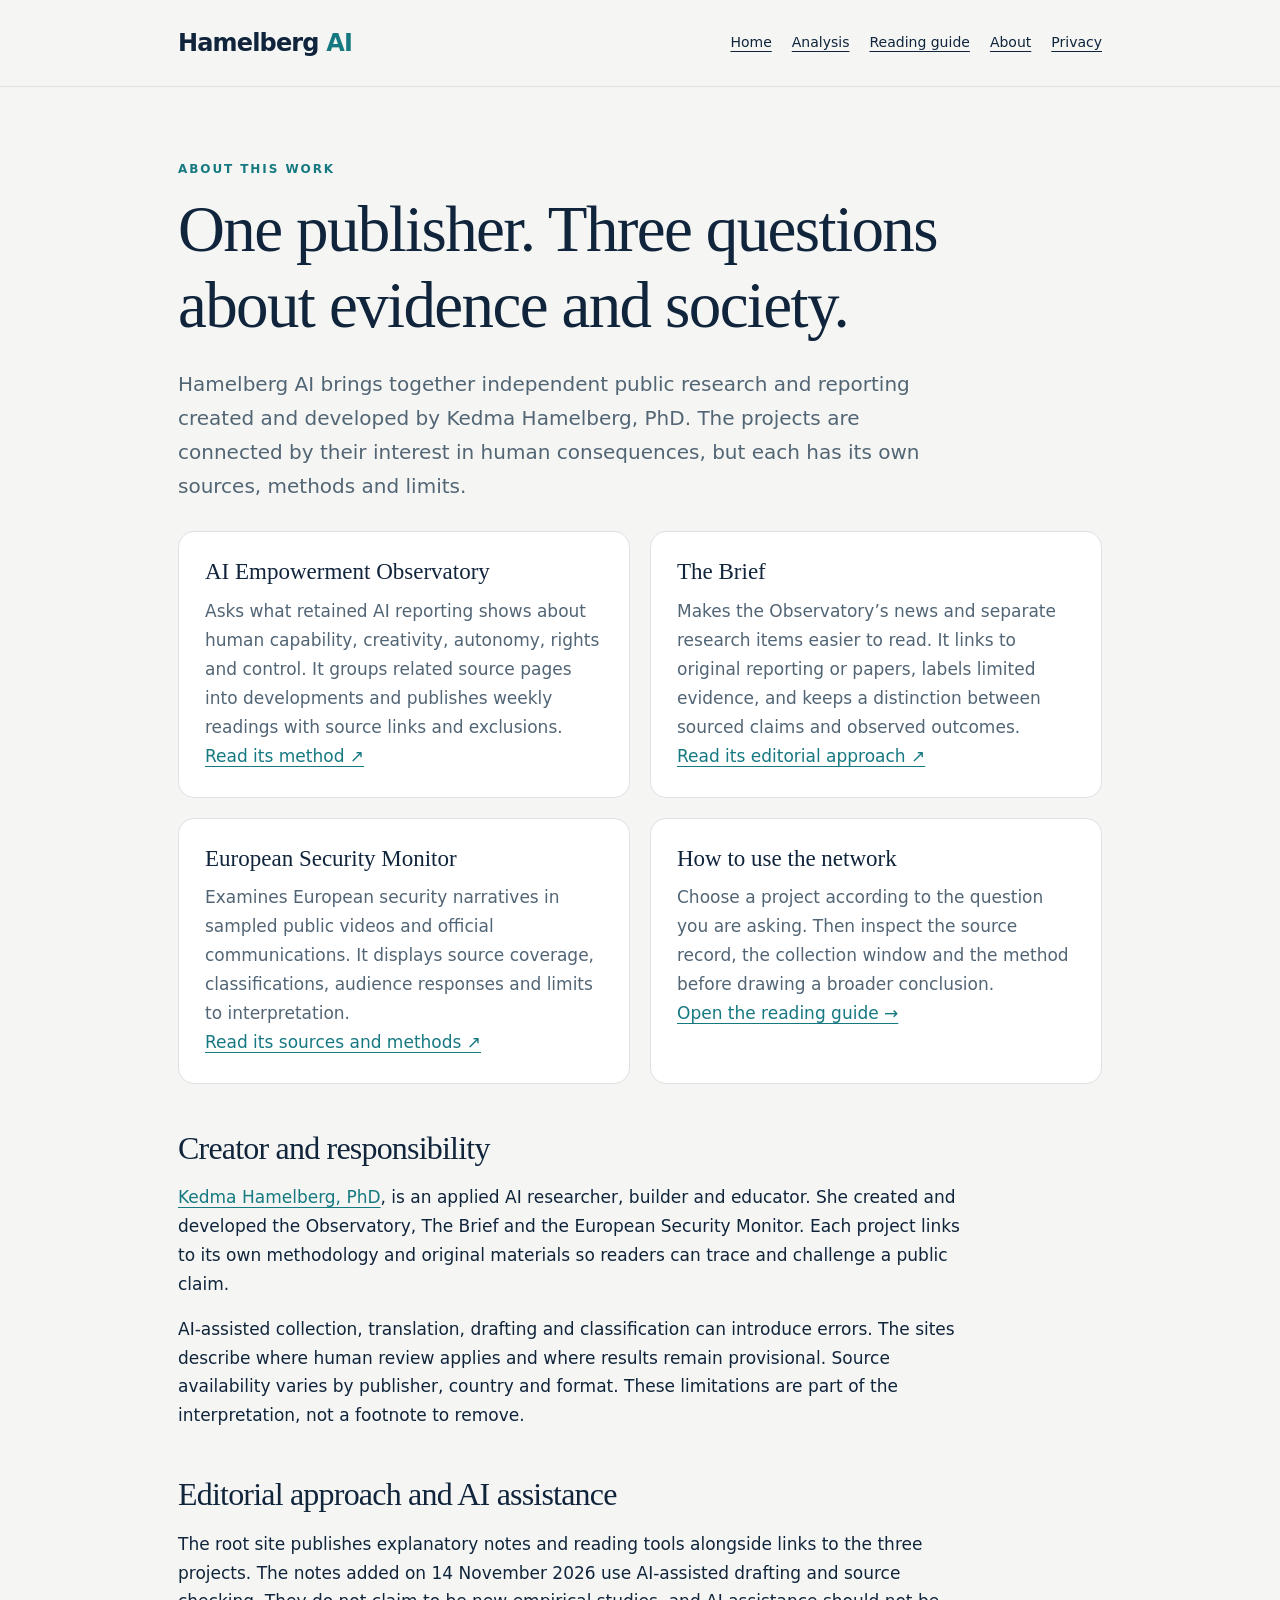
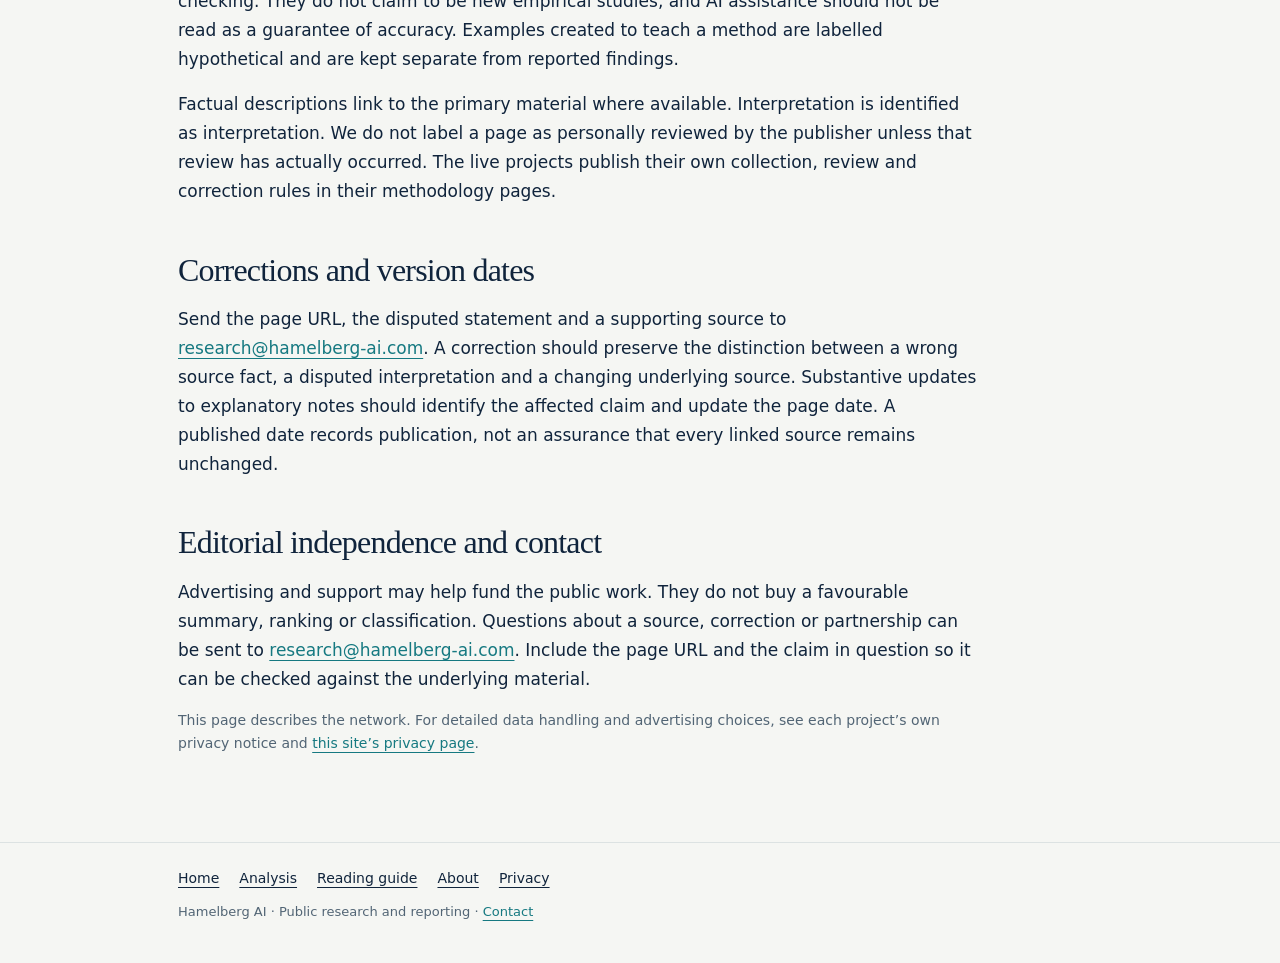
<file: about/index.html>
<!doctype html>
<html lang="en"><head><meta charset="utf-8"><meta name="viewport" content="width=device-width,initial-scale=1"><title>About the projects and publisher | Hamelberg AI</title><meta name="description" content="Meet Kedma Hamelberg and learn how the Observatory, Brief and European Security Monitor differ in purpose, evidence and editorial responsibility."><meta name="google-adsense-account" content="ca-pub-5706650912346516"><meta name="robots" content="index,follow,max-image-preview:large"><link rel="canonical" href="https://hamelberg-ai.com/about/"><link rel="icon" href="/favicon.svg" type="image/svg+xml"><link rel="stylesheet" href="/content.css"></head>
<body><a class="skip" href="#main">Skip to content</a><header><div class="wrap"><a class="wordmark" href="/">Hamelberg<span> AI</span></a><nav aria-label="Site navigation"><a href="/">Home</a><a href="/analysis/">Analysis</a><a href="/guide/">Reading guide</a><a href="/about/" aria-current="page">About</a><a href="/privacy/">Privacy</a></nav></div></header>
<main id="main" class="wrap"><p class="eyebrow">About this work</p><h1>One publisher. Three questions about evidence and society.</h1><p class="intro">Hamelberg AI brings together independent public research and reporting created and developed by Kedma Hamelberg, PhD. The projects are connected by their interest in human consequences, but each has its own sources, methods and limits.</p>
<div class="grid"><article><h3>AI Empowerment Observatory</h3><p>Asks what retained AI reporting shows about human capability, creativity, autonomy, rights and control. It groups related source pages into developments and publishes weekly readings with source links and exclusions.</p><p><a href="https://observatory.hamelberg-ai.com/methodology/">Read its method ↗</a></p></article><article><h3>The Brief</h3><p>Makes the Observatory’s news and separate research items easier to read. It links to original reporting or papers, labels limited evidence, and keeps a distinction between sourced claims and observed outcomes.</p><p><a href="https://brief.hamelberg-ai.com/about/">Read its editorial approach ↗</a></p></article><article><h3>European Security Monitor</h3><p>Examines European security narratives in sampled public videos and official communications. It displays source coverage, classifications, audience responses and limits to interpretation.</p><p><a href="https://monitor.hamelberg-ai.com/research.html">Read its sources and methods ↗</a></p></article><article><h3>How to use the network</h3><p>Choose a project according to the question you are asking. Then inspect the source record, the collection window and the method before drawing a broader conclusion.</p><p><a href="/guide/">Open the reading guide →</a></p></article></div>
<div class="prose"><h2>Creator and responsibility</h2><p><a href="https://kedmahamelberg.com/">Kedma Hamelberg, PhD</a>, is an applied AI researcher, builder and educator. She created and developed the Observatory, The Brief and the European Security Monitor. Each project links to its own methodology and original materials so readers can trace and challenge a public claim.</p><p>AI-assisted collection, translation, drafting and classification can introduce errors. The sites describe where human review applies and where results remain provisional. Source availability varies by publisher, country and format. These limitations are part of the interpretation, not a footnote to remove.</p><h2 id="editorial">Editorial approach and AI assistance</h2><p>The root site publishes explanatory notes and reading tools alongside links to the three projects. The notes added on 14 November 2026 use AI-assisted drafting and source checking. They do not claim to be new empirical studies, and AI assistance should not be read as a guarantee of accuracy. Examples created to teach a method are labelled hypothetical and are kept separate from reported findings.</p><p>Factual descriptions link to the primary material where available. Interpretation is identified as interpretation. We do not label a page as personally reviewed by the publisher unless that review has actually occurred. The live projects publish their own collection, review and correction rules in their methodology pages.</p><h2>Corrections and version dates</h2><p>Send the page URL, the disputed statement and a supporting source to <a href="mailto:research@hamelberg-ai.com">research@hamelberg-ai.com</a>. A correction should preserve the distinction between a wrong source fact, a disputed interpretation and a changing underlying source. Substantive updates to explanatory notes should identify the affected claim and update the page date. A published date records publication, not an assurance that every linked source remains unchanged.</p><h2>Editorial independence and contact</h2><p>Advertising and support may help fund the public work. They do not buy a favourable summary, ranking or classification. Questions about a source, correction or partnership can be sent to <a href="mailto:research@hamelberg-ai.com">research@hamelberg-ai.com</a>. Include the page URL and the claim in question so it can be checked against the underlying material.</p><p class="small">This page describes the network. For detailed data handling and advertising choices, see each project’s own privacy notice and <a href="/privacy/">this site’s privacy page</a>.</p></div></main><footer><div class="wrap"><nav aria-label="Footer"><a href="/">Home</a><a href="/analysis/">Analysis</a><a href="/guide/">Reading guide</a><a href="/about/">About</a><a href="/privacy/">Privacy</a></nav>Hamelberg AI · Public research and reporting · <a href="/contact/">Contact</a></div></footer></body></html>
</file>
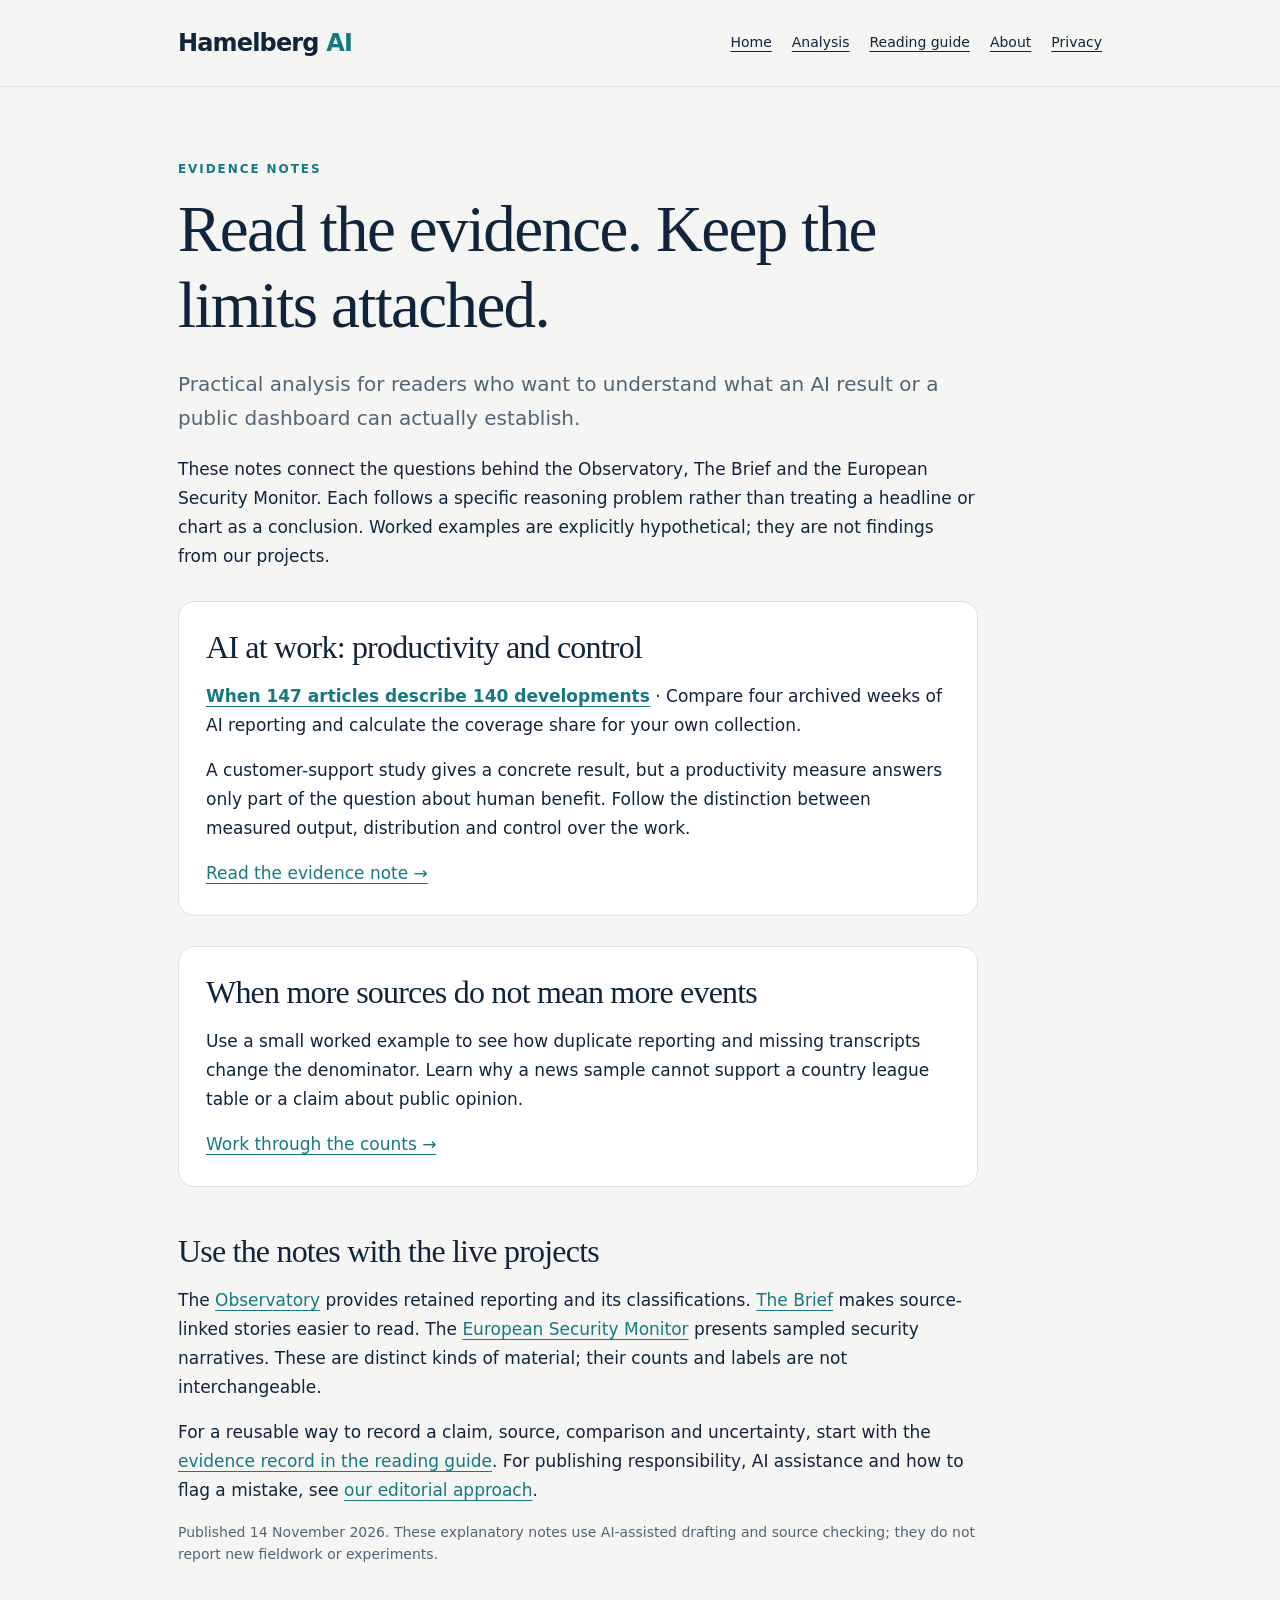
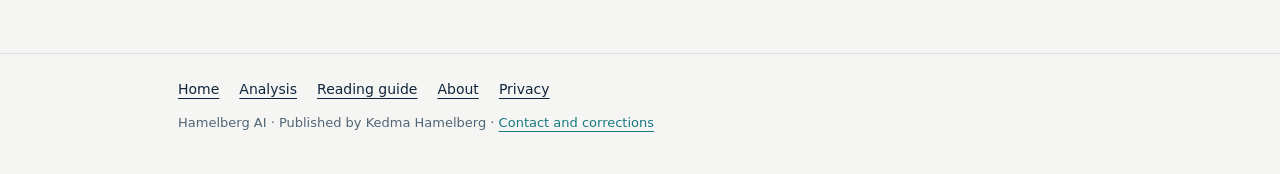
<file: analysis/index.html>
<!doctype html>
<html lang="en"><head><meta charset="utf-8"><meta name="viewport" content="width=device-width,initial-scale=1"><title>Analysis and practical evidence notes | Hamelberg AI</title><meta name="description" content="Original explanations and worked examples about AI productivity, human control, source coverage and the limits of public evidence."><meta name="google-adsense-account" content="ca-pub-5706650912346516"><meta name="robots" content="index,follow,max-image-preview:large"><link rel="canonical" href="https://hamelberg-ai.com/analysis/"><link rel="icon" href="/favicon.svg" type="image/svg+xml"><link rel="stylesheet" href="/content.css"></head>
<body><a class="skip" href="#main">Skip to content</a><header><div class="wrap"><a class="wordmark" href="/">Hamelberg<span> AI</span></a><nav aria-label="Site navigation"><a href="/">Home</a><a href="/analysis/">Analysis</a><a href="/guide/">Reading guide</a><a href="/about/">About</a><a href="/privacy/">Privacy</a></nav></div></header><main id="main" class="wrap"><p class="eyebrow">Evidence notes</p><h1>Read the evidence. Keep the limits attached.</h1><p class="intro">Practical analysis for readers who want to understand what an AI result or a public dashboard can actually establish.</p><div class="prose">
<p>These notes connect the questions behind the Observatory, The Brief and the European Security Monitor. Each follows a specific reasoning problem rather than treating a headline or chart as a conclusion. Worked examples are explicitly hypothetical; they are not findings from our projects.</p>
<div class="panel"><h2>AI at work: productivity and control</h2><p><a href="/analysis/four-weeks-of-ai-coverage/"><strong>When 147 articles describe 140 developments</strong></a> · Compare four archived weeks of AI reporting and calculate the coverage share for your own collection.</p><p>A customer-support study gives a concrete result, but a productivity measure answers only part of the question about human benefit. Follow the distinction between measured output, distribution and control over the work.</p><a href="/analysis/ai-productivity-and-control/">Read the evidence note →</a></div>
<div class="panel"><h2>When more sources do not mean more events</h2><p>Use a small worked example to see how duplicate reporting and missing transcripts change the denominator. Learn why a news sample cannot support a country league table or a claim about public opinion.</p><a href="/analysis/counting-sources/">Work through the counts →</a></div>
<h2>Use the notes with the live projects</h2><p>The <a href="https://observatory.hamelberg-ai.com/">Observatory</a> provides retained reporting and its classifications. <a href="https://brief.hamelberg-ai.com/">The Brief</a> makes source-linked stories easier to read. The <a href="https://monitor.hamelberg-ai.com/">European Security Monitor</a> presents sampled security narratives. These are distinct kinds of material; their counts and labels are not interchangeable.</p><p>For a reusable way to record a claim, source, comparison and uncertainty, start with the <a href="/guide/#evidence-record">evidence record in the reading guide</a>. For publishing responsibility, AI assistance and how to flag a mistake, see <a href="/about/#editorial">our editorial approach</a>.</p><p class="small">Published 14 November 2026. These explanatory notes use AI-assisted drafting and source checking; they do not report new fieldwork or experiments.</p></div></main><footer><div class="wrap"><nav aria-label="Footer"><a href="/">Home</a><a href="/analysis/">Analysis</a><a href="/guide/">Reading guide</a><a href="/about/">About</a><a href="/privacy/">Privacy</a></nav>Hamelberg AI · Published by Kedma Hamelberg · <a href="/contact/">Contact and corrections</a></div></footer></body></html>
</file>
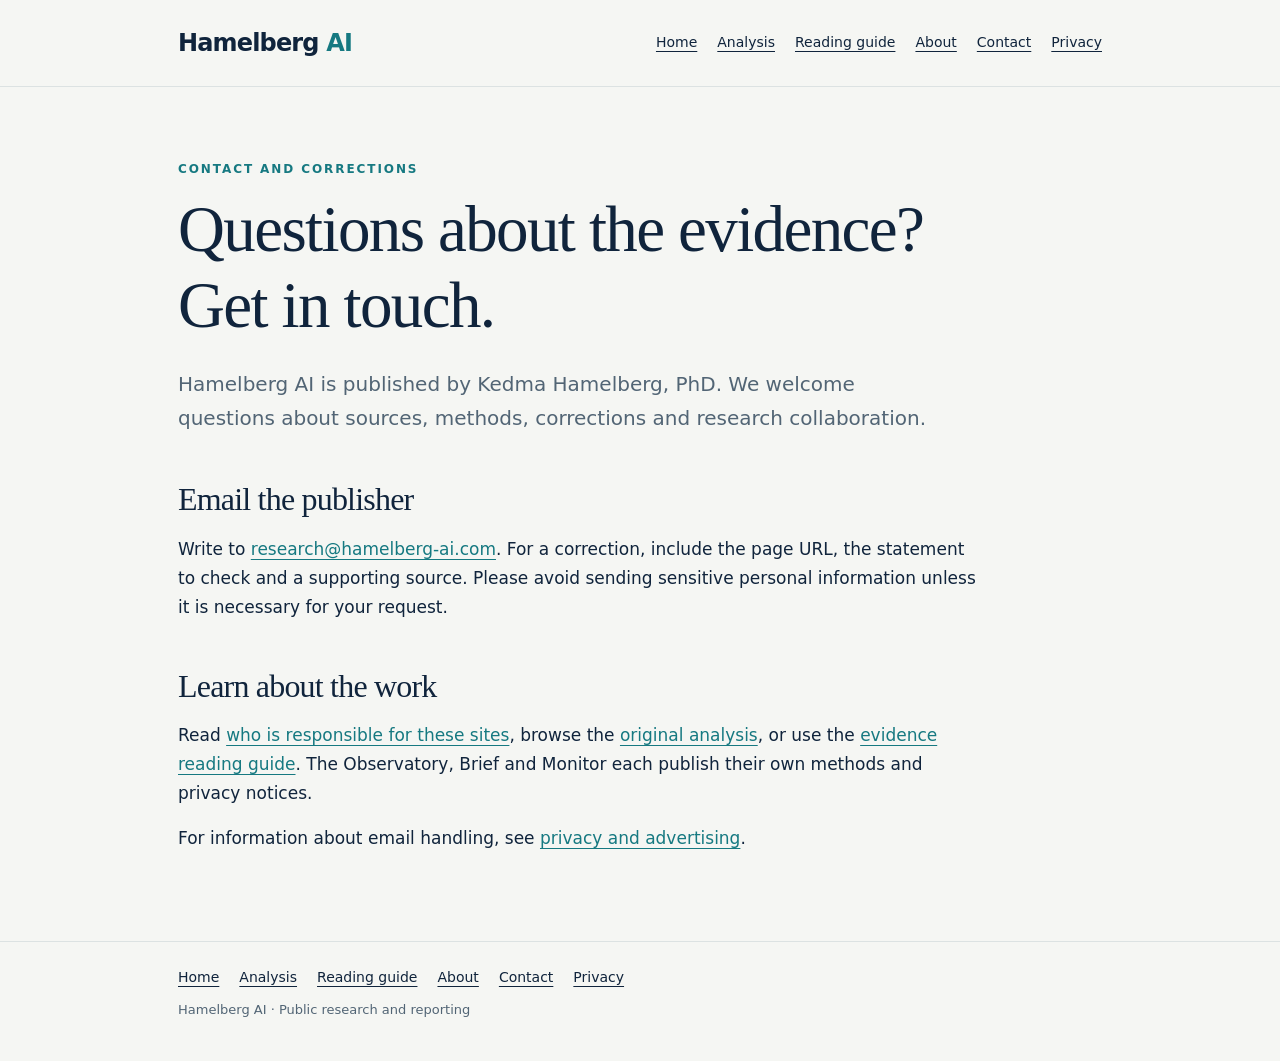
<file: contact/index.html>
<!doctype html>
<html lang="en">
<head>
  <meta charset="utf-8">
  <meta name="viewport" content="width=device-width,initial-scale=1">
  <title>Contact and corrections | Hamelberg AI</title>
  <meta name="description" content="Contact Hamelberg AI about sources, corrections, editorial questions and research collaboration.">
  <meta name="google-adsense-account" content="ca-pub-5706650912346516">
  <meta name="robots" content="index,follow,max-image-preview:large">
  <link rel="canonical" href="https://hamelberg-ai.com/contact/">
  <link rel="icon" href="/favicon.svg" type="image/svg+xml">
  <link rel="stylesheet" href="/content.css">
</head>
<body>
  <a class="skip" href="#main">Skip to content</a>
  <header><div class="wrap"><a class="wordmark" href="/">Hamelberg<span> AI</span></a><nav aria-label="Site navigation"><a href="/">Home</a><a href="/analysis/">Analysis</a><a href="/guide/">Reading guide</a><a href="/about/">About</a><a href="/contact/" aria-current="page">Contact</a><a href="/privacy/">Privacy</a></nav></div></header>
  <main id="main" class="wrap">
    <p class="eyebrow">Contact and corrections</p>
    <h1>Questions about the evidence? Get in touch.</h1>
    <p class="intro">Hamelberg AI is published by Kedma Hamelberg, PhD. We welcome questions about sources, methods, corrections and research collaboration.</p>
    <div class="prose">
      <h2>Email the publisher</h2>
      <p>Write to <a href="mailto:research@hamelberg-ai.com?subject=Hamelberg%20AI%20enquiry">research@hamelberg-ai.com</a>. For a correction, include the page URL, the statement to check and a supporting source. Please avoid sending sensitive personal information unless it is necessary for your request.</p>
      <h2>Learn about the work</h2>
      <p>Read <a href="/about/">who is responsible for these sites</a>, browse the <a href="/analysis/">original analysis</a>, or use the <a href="/guide/">evidence reading guide</a>. The Observatory, Brief and Monitor each publish their own methods and privacy notices.</p>
      <p>For information about email handling, see <a href="/privacy/">privacy and advertising</a>.</p>
    </div>
  </main>
  <footer><div class="wrap"><nav aria-label="Footer"><a href="/">Home</a><a href="/analysis/">Analysis</a><a href="/guide/">Reading guide</a><a href="/about/">About</a><a href="/contact/">Contact</a><a href="/privacy/">Privacy</a></nav>Hamelberg AI · Public research and reporting</div></footer>
</body>
</html>
</file>
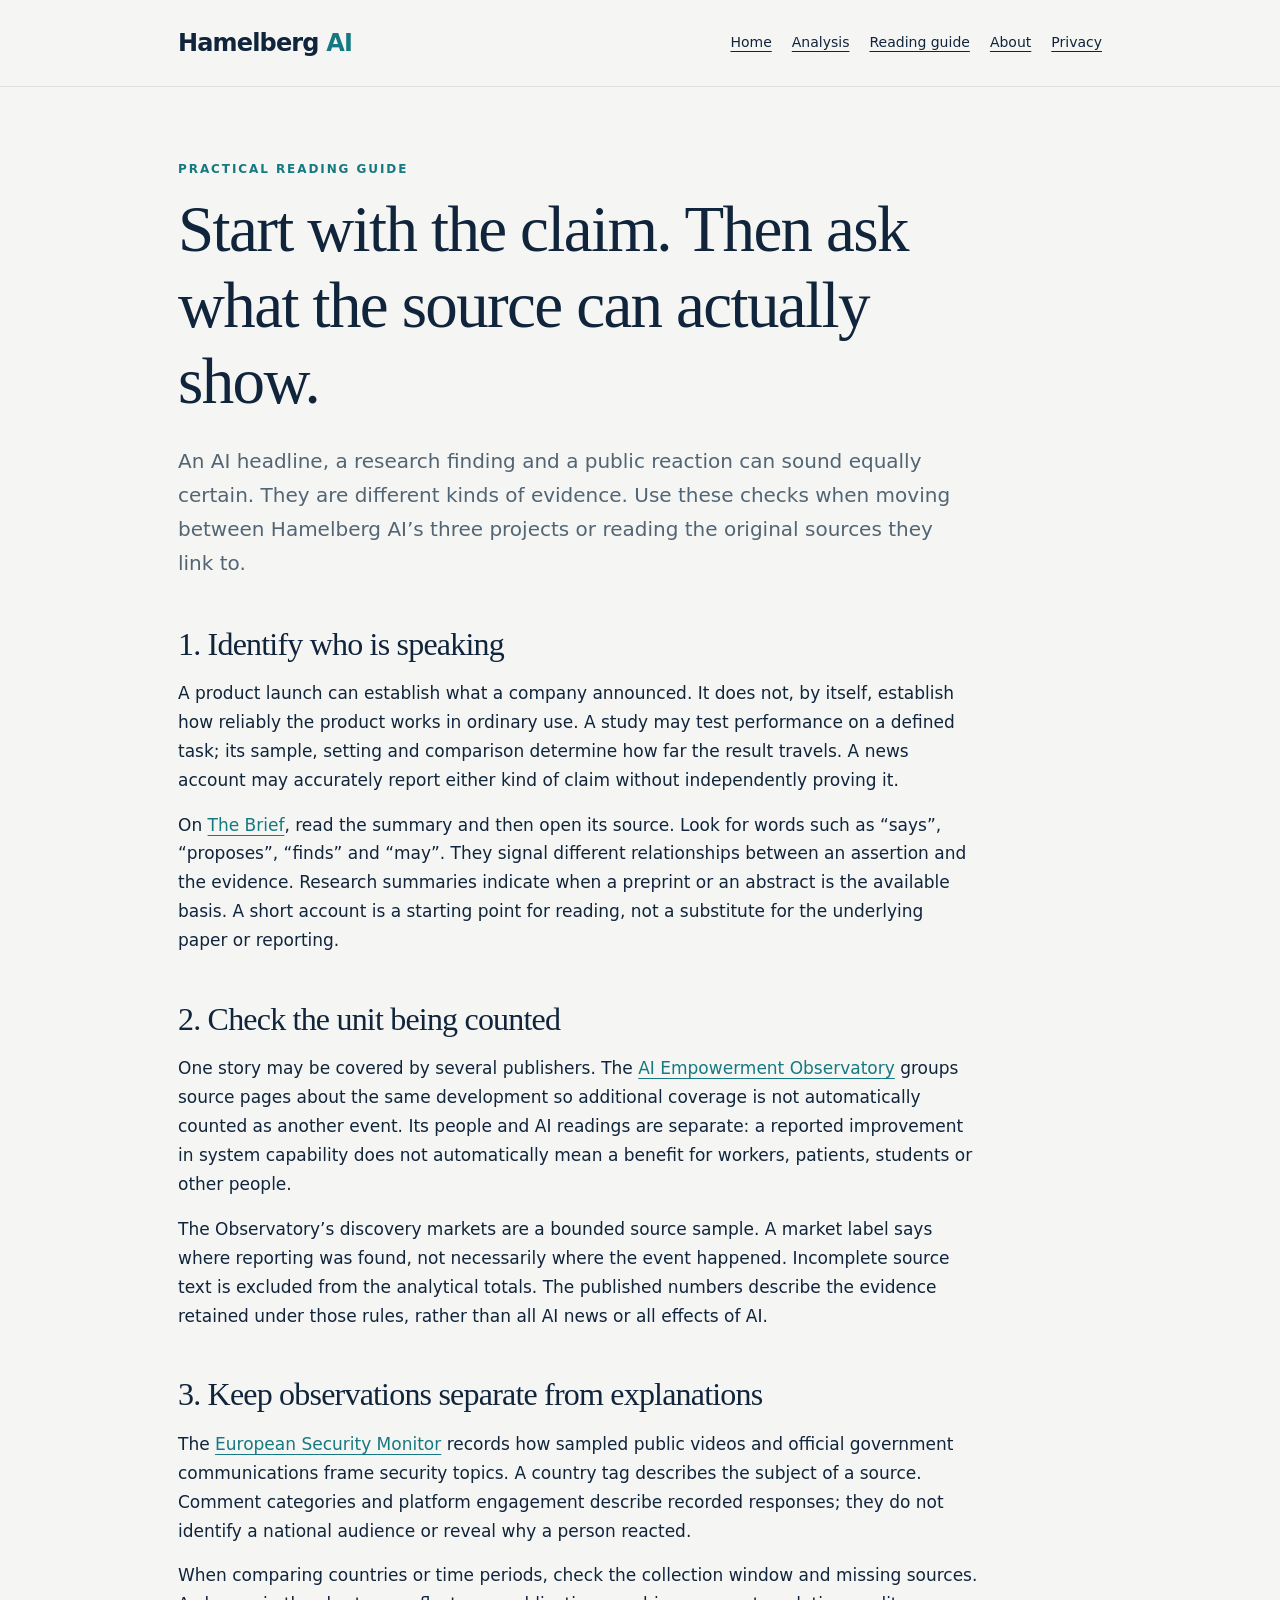
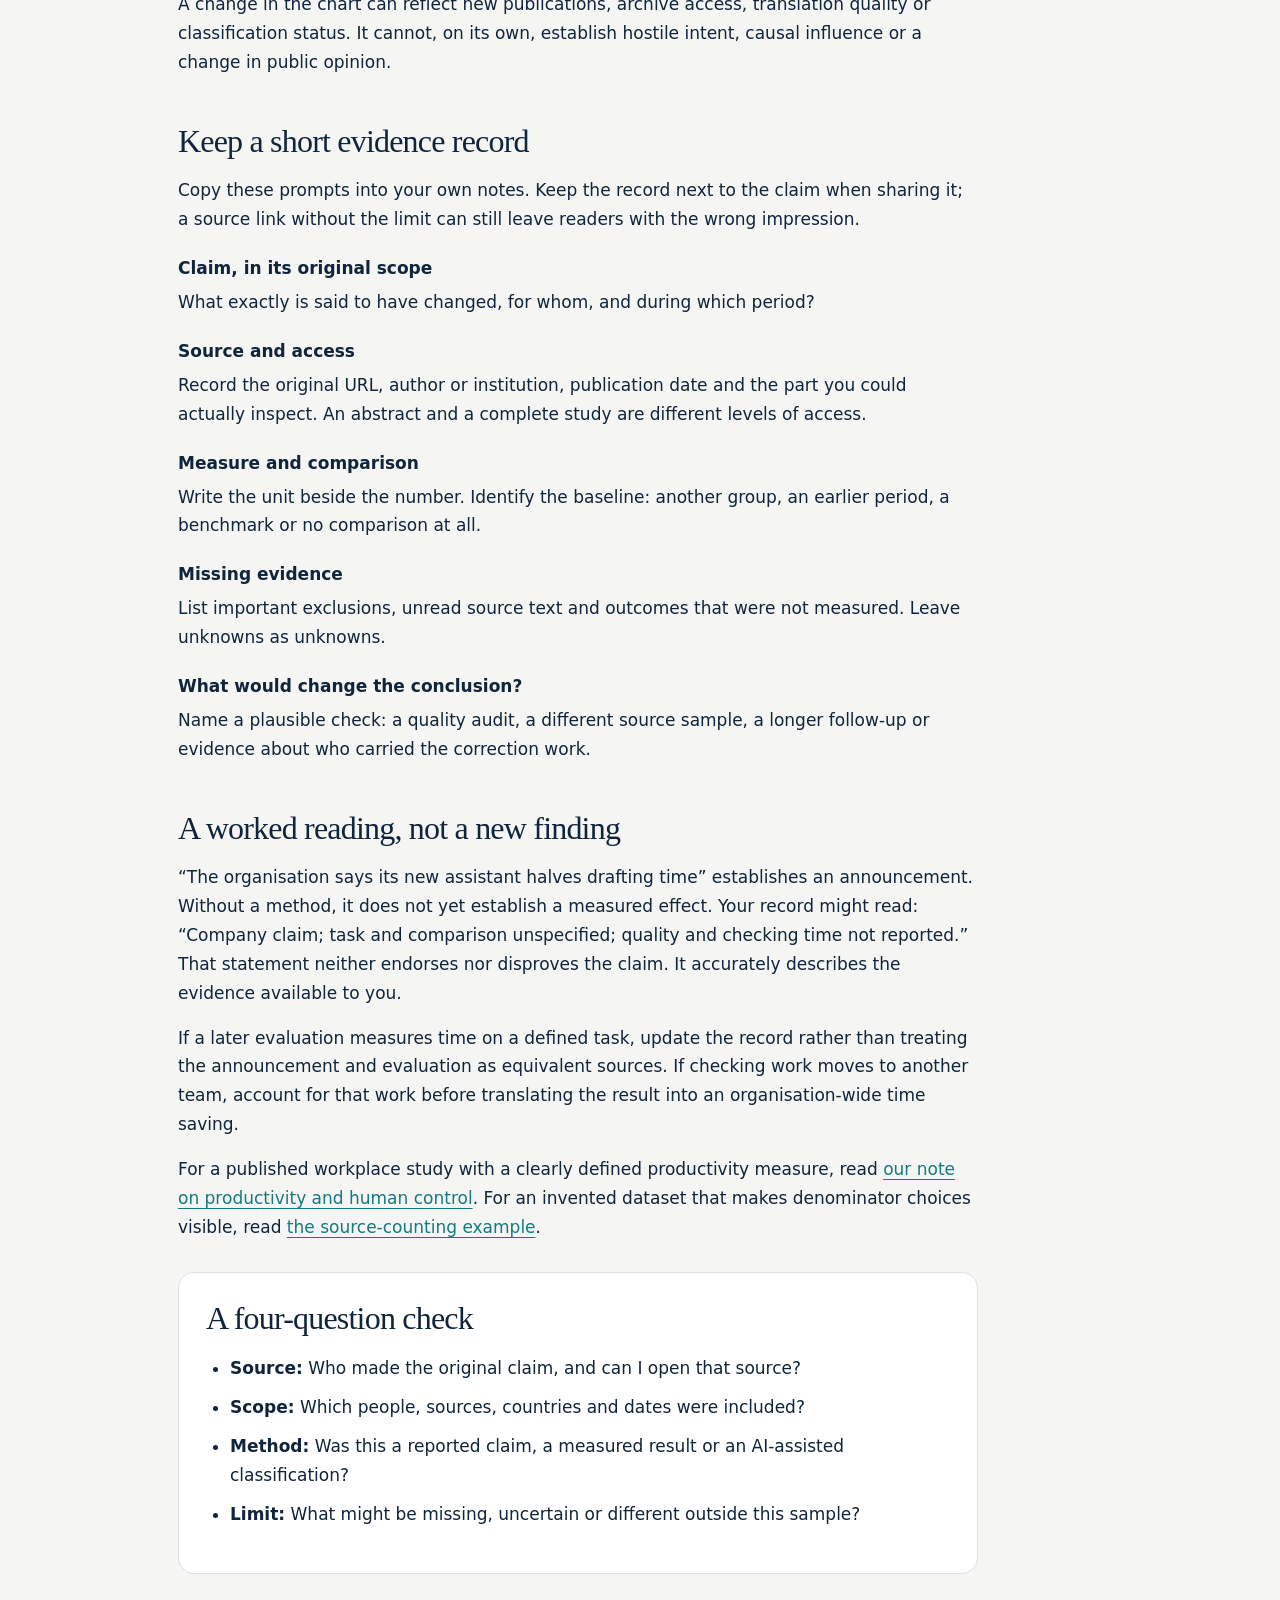
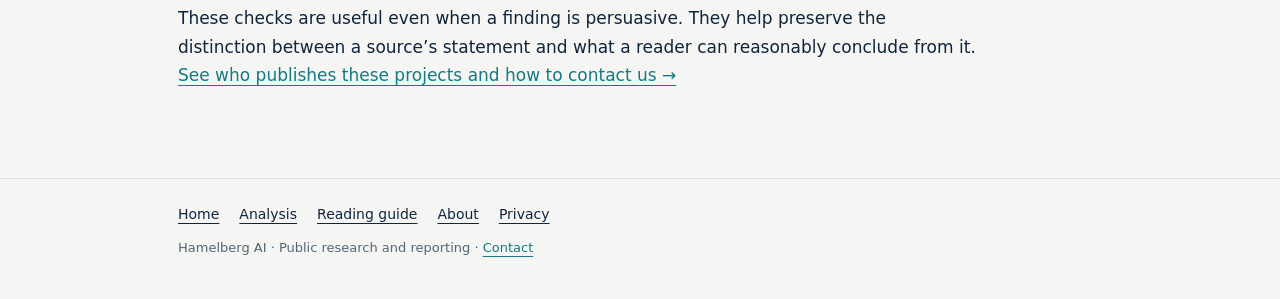
<file: guide/index.html>
<!doctype html>
<html lang="en"><head><meta charset="utf-8"><meta name="viewport" content="width=device-width,initial-scale=1"><title>How to read AI claims and evidence | Hamelberg AI</title><meta name="description" content="A practical guide to separating a reported AI claim from evidence, understanding sample limits, and following sources across the Observatory, Brief and European Security Monitor."><meta name="google-adsense-account" content="ca-pub-5706650912346516"><meta name="robots" content="index,follow,max-image-preview:large"><link rel="canonical" href="https://hamelberg-ai.com/guide/"><link rel="icon" href="/favicon.svg" type="image/svg+xml"><link rel="stylesheet" href="/content.css"></head>
<body><a class="skip" href="#main">Skip to content</a><header><div class="wrap"><a class="wordmark" href="/">Hamelberg<span> AI</span></a><nav aria-label="Site navigation"><a href="/">Home</a><a href="/analysis/">Analysis</a><a href="/guide/" aria-current="page">Reading guide</a><a href="/about/">About</a><a href="/privacy/">Privacy</a></nav></div></header>
<main id="main" class="wrap"><p class="eyebrow">Practical reading guide</p><h1>Start with the claim. Then ask what the source can actually show.</h1><p class="intro">An AI headline, a research finding and a public reaction can sound equally certain. They are different kinds of evidence. Use these checks when moving between Hamelberg AI’s three projects or reading the original sources they link to.</p>
<div class="prose"><h2>1. Identify who is speaking</h2><p>A product launch can establish what a company announced. It does not, by itself, establish how reliably the product works in ordinary use. A study may test performance on a defined task; its sample, setting and comparison determine how far the result travels. A news account may accurately report either kind of claim without independently proving it.</p><p>On <a href="https://brief.hamelberg-ai.com/">The Brief</a>, read the summary and then open its source. Look for words such as “says”, “proposes”, “finds” and “may”. They signal different relationships between an assertion and the evidence. Research summaries indicate when a preprint or an abstract is the available basis. A short account is a starting point for reading, not a substitute for the underlying paper or reporting.</p>
<h2>2. Check the unit being counted</h2><p>One story may be covered by several publishers. The <a href="https://observatory.hamelberg-ai.com/methodology/">AI Empowerment Observatory</a> groups source pages about the same development so additional coverage is not automatically counted as another event. Its people and AI readings are separate: a reported improvement in system capability does not automatically mean a benefit for workers, patients, students or other people.</p><p>The Observatory’s discovery markets are a bounded source sample. A market label says where reporting was found, not necessarily where the event happened. Incomplete source text is excluded from the analytical totals. The published numbers describe the evidence retained under those rules, rather than all AI news or all effects of AI.</p>
<h2>3. Keep observations separate from explanations</h2><p>The <a href="https://monitor.hamelberg-ai.com/research.html">European Security Monitor</a> records how sampled public videos and official government communications frame security topics. A country tag describes the subject of a source. Comment categories and platform engagement describe recorded responses; they do not identify a national audience or reveal why a person reacted.</p><p>When comparing countries or time periods, check the collection window and missing sources. A change in the chart can reflect new publications, archive access, translation quality or classification status. It cannot, on its own, establish hostile intent, causal influence or a change in public opinion.</p>
<h2 id="evidence-record">Keep a short evidence record</h2><p>Copy these prompts into your own notes. Keep the record next to the claim when sharing it; a source link without the limit can still leave readers with the wrong impression.</p><dl><dt>Claim, in its original scope</dt><dd>What exactly is said to have changed, for whom, and during which period?</dd><dt>Source and access</dt><dd>Record the original URL, author or institution, publication date and the part you could actually inspect. An abstract and a complete study are different levels of access.</dd><dt>Measure and comparison</dt><dd>Write the unit beside the number. Identify the baseline: another group, an earlier period, a benchmark or no comparison at all.</dd><dt>Missing evidence</dt><dd>List important exclusions, unread source text and outcomes that were not measured. Leave unknowns as unknowns.</dd><dt>What would change the conclusion?</dt><dd>Name a plausible check: a quality audit, a different source sample, a longer follow-up or evidence about who carried the correction work.</dd></dl><h2>A worked reading, not a new finding</h2><p>“The organisation says its new assistant halves drafting time” establishes an announcement. Without a method, it does not yet establish a measured effect. Your record might read: “Company claim; task and comparison unspecified; quality and checking time not reported.” That statement neither endorses nor disproves the claim. It accurately describes the evidence available to you.</p><p>If a later evaluation measures time on a defined task, update the record rather than treating the announcement and evaluation as equivalent sources. If checking work moves to another team, account for that work before translating the result into an organisation-wide time saving.</p><p>For a published workplace study with a clearly defined productivity measure, read <a href="/analysis/ai-productivity-and-control/">our note on productivity and human control</a>. For an invented dataset that makes denominator choices visible, read <a href="/analysis/counting-sources/">the source-counting example</a>.</p><div class="panel"><h2>A four-question check</h2><ul><li><strong>Source:</strong> Who made the original claim, and can I open that source?</li><li><strong>Scope:</strong> Which people, sources, countries and dates were included?</li><li><strong>Method:</strong> Was this a reported claim, a measured result or an AI-assisted classification?</li><li><strong>Limit:</strong> What might be missing, uncertain or different outside this sample?</li></ul></div>
<p>These checks are useful even when a finding is persuasive. They help preserve the distinction between a source’s statement and what a reader can reasonably conclude from it. <a href="/about/">See who publishes these projects and how to contact us →</a></p></div></main><footer><div class="wrap"><nav aria-label="Footer"><a href="/">Home</a><a href="/analysis/">Analysis</a><a href="/guide/">Reading guide</a><a href="/about/">About</a><a href="/privacy/">Privacy</a></nav>Hamelberg AI · Public research and reporting · <a href="/contact/">Contact</a></div></footer></body></html>
</file>
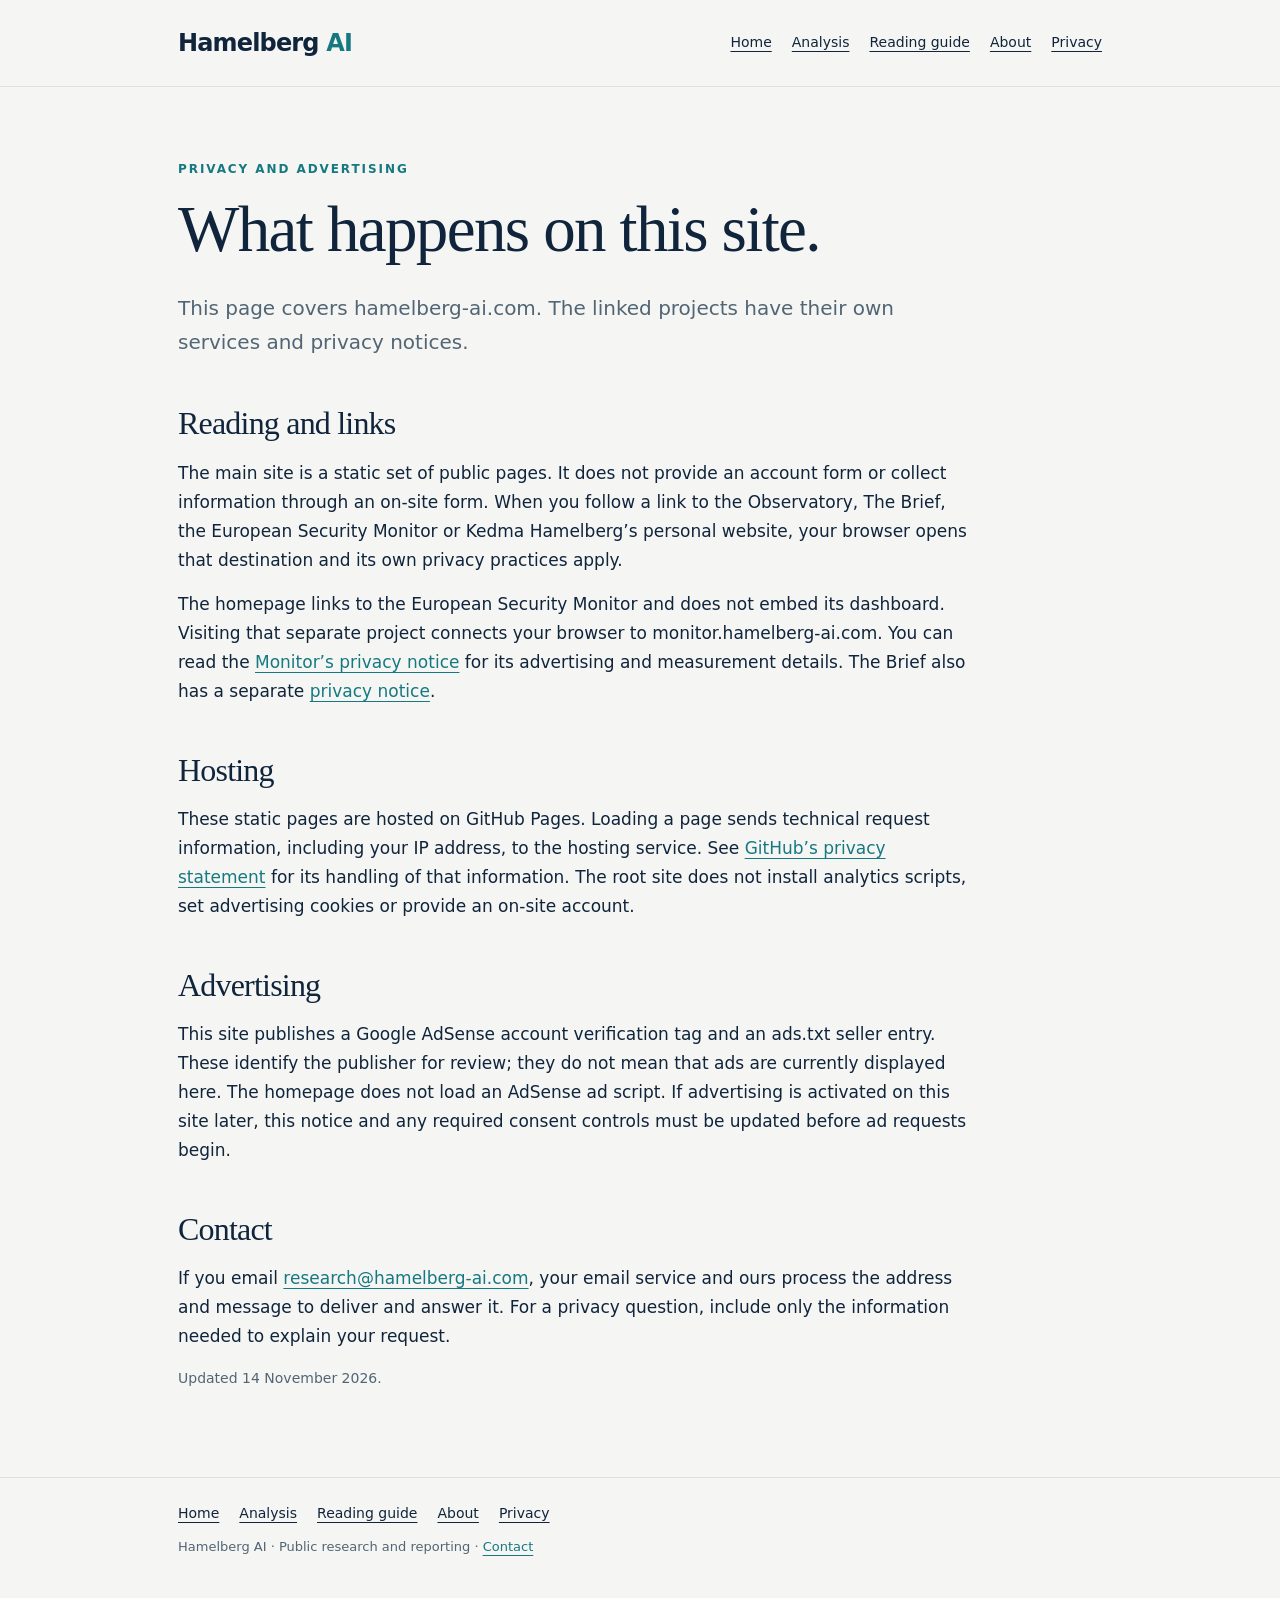
<file: privacy/index.html>
<!doctype html>
<html lang="en"><head><meta charset="utf-8"><meta name="viewport" content="width=device-width,initial-scale=1"><title>Privacy and advertising | Hamelberg AI</title><meta name="description" content="How Hamelberg AI handles public pages, external links, hosting, contact email and AdSense verification."><meta name="google-adsense-account" content="ca-pub-5706650912346516"><meta name="robots" content="index,follow,max-image-preview:large"><link rel="canonical" href="https://hamelberg-ai.com/privacy/"><link rel="icon" href="/favicon.svg" type="image/svg+xml"><link rel="stylesheet" href="/content.css"></head>
<body><a class="skip" href="#main">Skip to content</a><header><div class="wrap"><a class="wordmark" href="/">Hamelberg<span> AI</span></a><nav aria-label="Site navigation"><a href="/">Home</a><a href="/analysis/">Analysis</a><a href="/guide/">Reading guide</a><a href="/about/">About</a><a href="/privacy/" aria-current="page">Privacy</a></nav></div></header>
<main id="main" class="wrap"><p class="eyebrow">Privacy and advertising</p><h1>What happens on this site.</h1><p class="intro">This page covers hamelberg-ai.com. The linked projects have their own services and privacy notices.</p><div class="prose"><h2>Reading and links</h2><p>The main site is a static set of public pages. It does not provide an account form or collect information through an on-site form. When you follow a link to the Observatory, The Brief, the European Security Monitor or Kedma Hamelberg’s personal website, your browser opens that destination and its own privacy practices apply.</p><p>The homepage links to the European Security Monitor and does not embed its dashboard. Visiting that separate project connects your browser to monitor.hamelberg-ai.com. You can read the <a href="https://monitor.hamelberg-ai.com/privacy.html">Monitor’s privacy notice</a> for its advertising and measurement details. The Brief also has a separate <a href="https://brief.hamelberg-ai.com/privacy/">privacy notice</a>.</p><h2>Hosting</h2><p>These static pages are hosted on GitHub Pages. Loading a page sends technical request information, including your IP address, to the hosting service. See <a href="https://docs.github.com/en/site-policy/privacy-policies/github-general-privacy-statement">GitHub’s privacy statement</a> for its handling of that information. The root site does not install analytics scripts, set advertising cookies or provide an on-site account.</p><h2>Advertising</h2><p>This site publishes a Google AdSense account verification tag and an ads.txt seller entry. These identify the publisher for review; they do not mean that ads are currently displayed here. The homepage does not load an AdSense ad script. If advertising is activated on this site later, this notice and any required consent controls must be updated before ad requests begin.</p><h2>Contact</h2><p>If you email <a href="mailto:research@hamelberg-ai.com">research@hamelberg-ai.com</a>, your email service and ours process the address and message to deliver and answer it. For a privacy question, include only the information needed to explain your request.</p><p class="small">Updated 14 November 2026.</p></div></main><footer><div class="wrap"><nav aria-label="Footer"><a href="/">Home</a><a href="/analysis/">Analysis</a><a href="/guide/">Reading guide</a><a href="/about/">About</a><a href="/privacy/">Privacy</a></nav>Hamelberg AI · Public research and reporting · <a href="/contact/">Contact</a></div></footer></body></html>
</file>
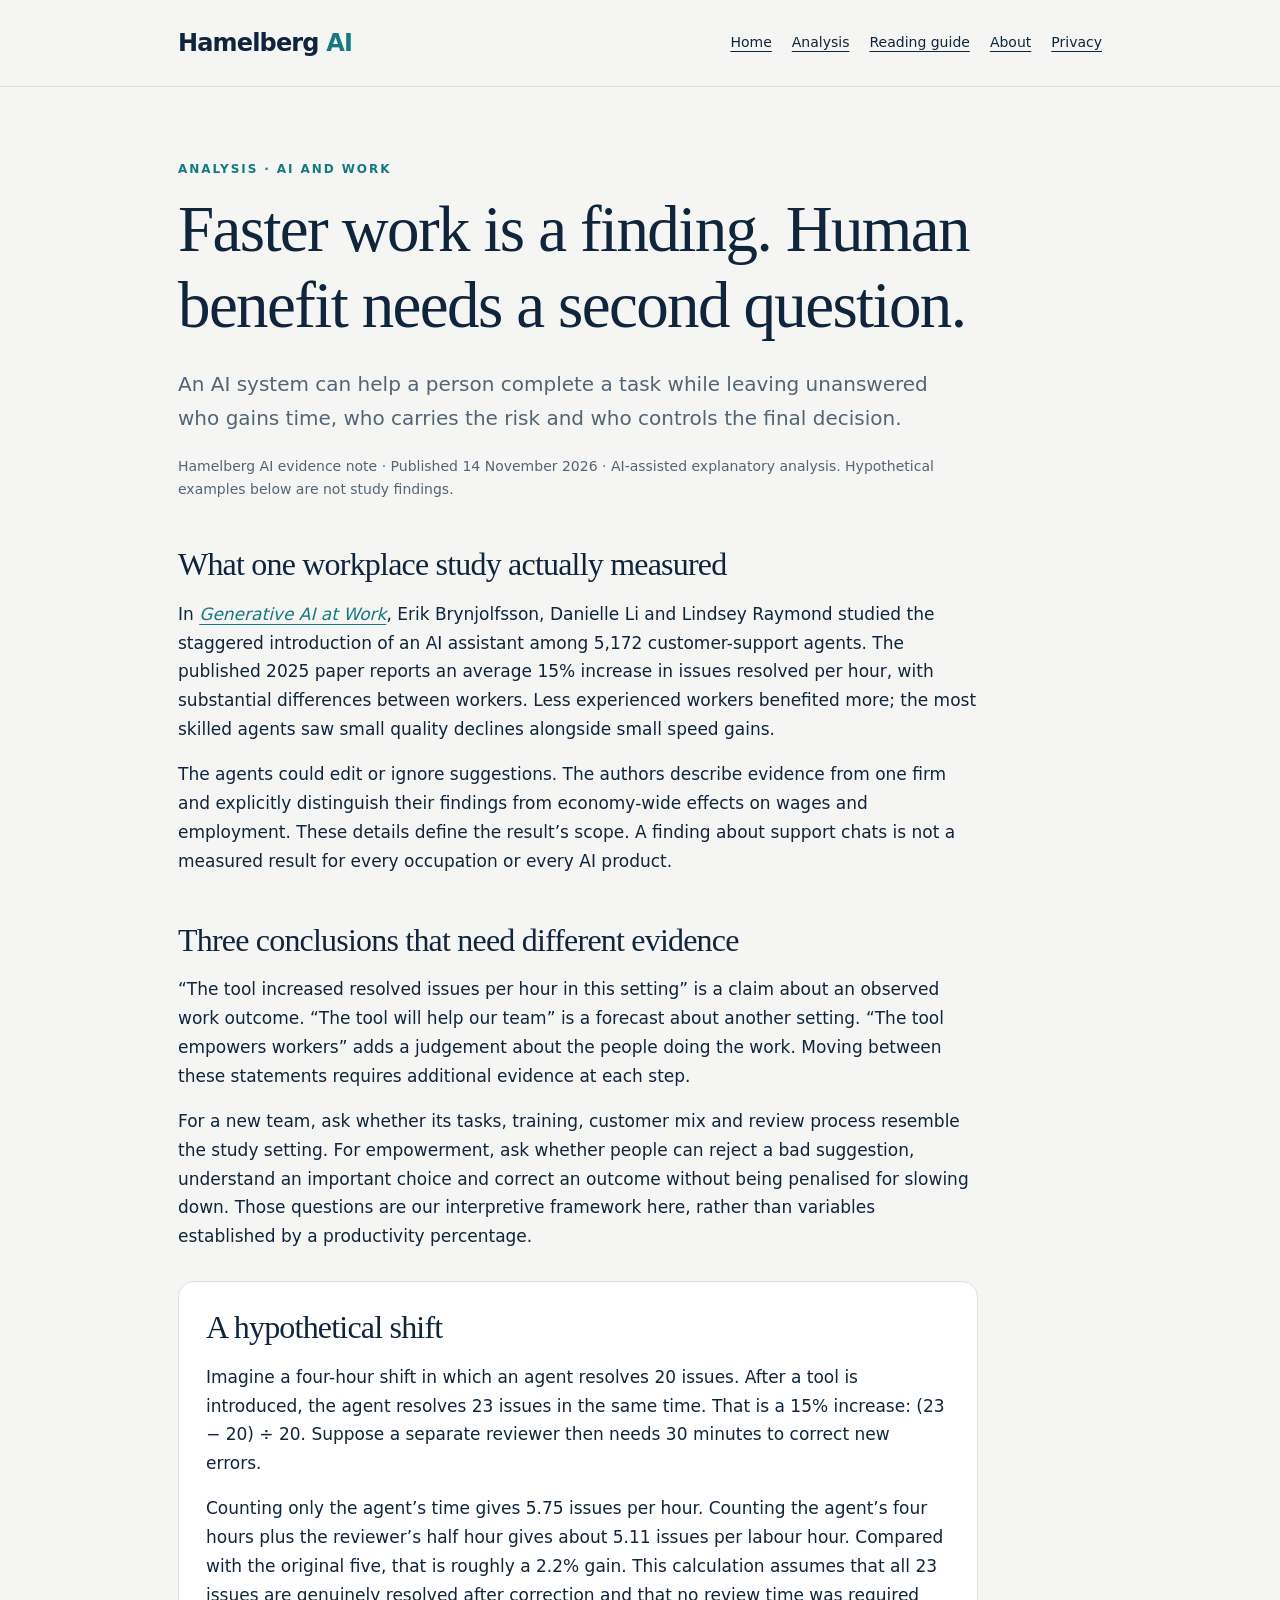
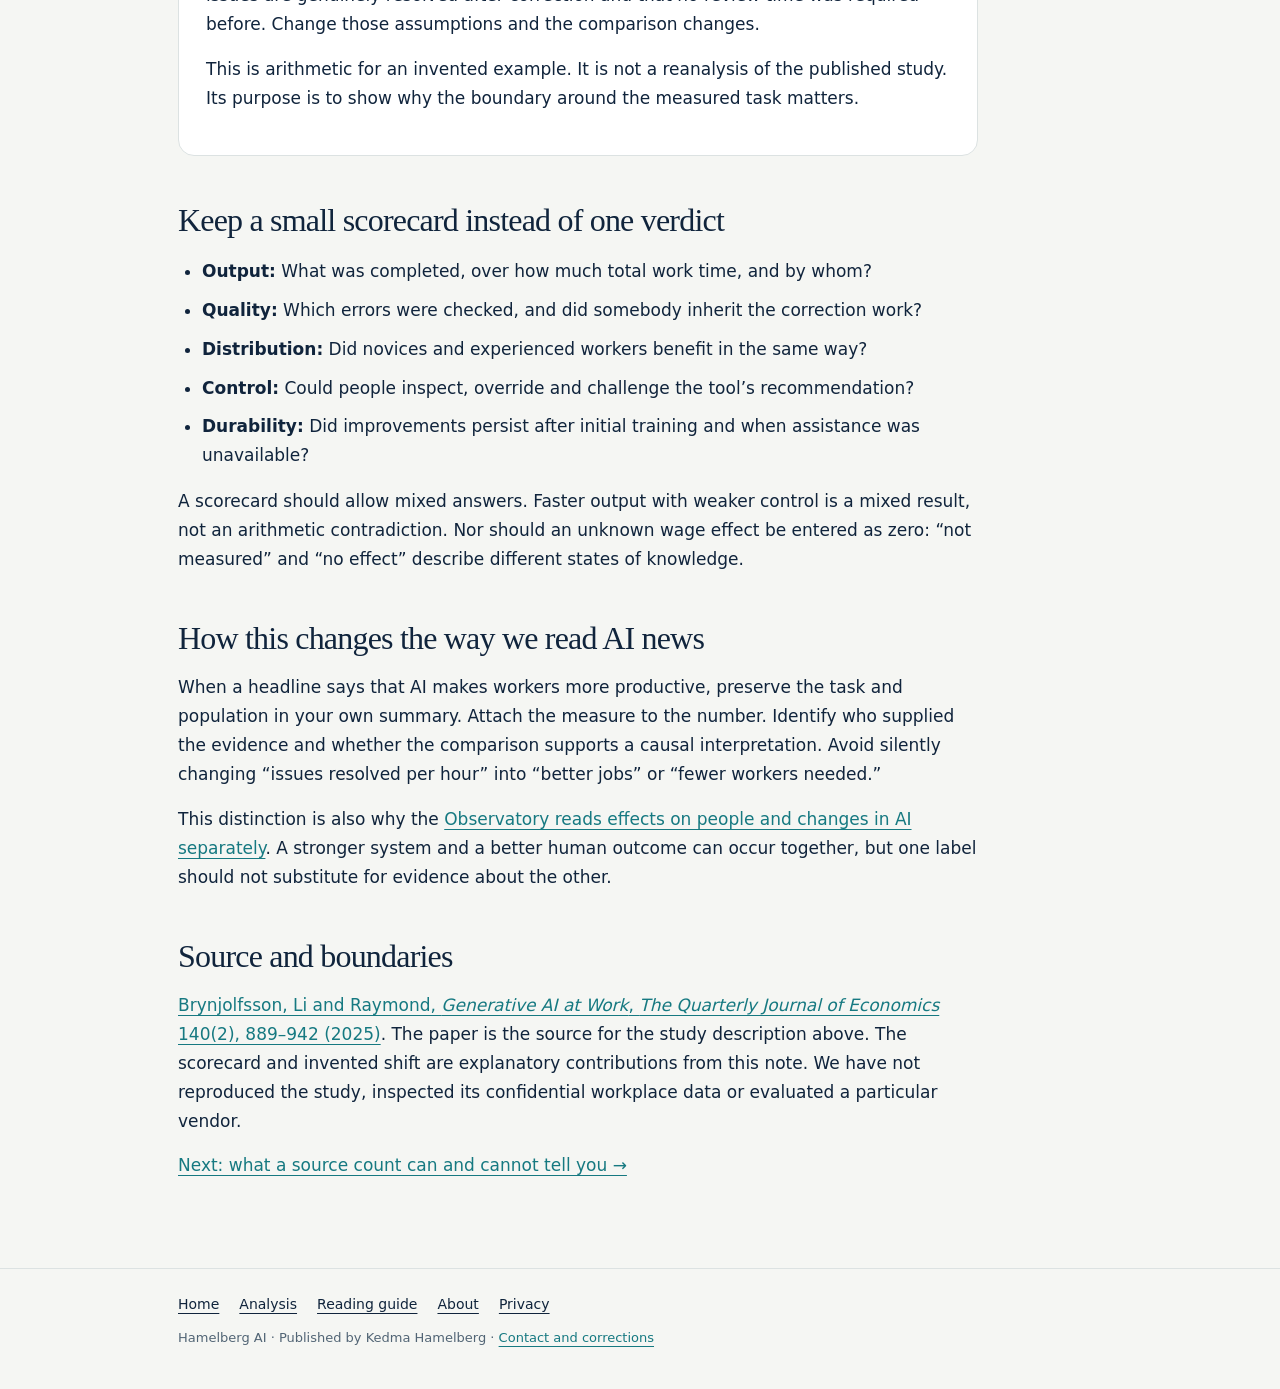
<file: analysis/ai-productivity-and-control/index.html>
<!doctype html>
<html lang="en"><head><meta charset="utf-8"><meta name="viewport" content="width=device-width,initial-scale=1"><title>AI productivity is one measure of human benefit | Hamelberg AI</title><meta name="description" content="A source-linked reading of Generative AI at Work, with an original worked example separating productivity, quality, distribution and control."><meta name="google-adsense-account" content="ca-pub-5706650912346516"><meta name="robots" content="index,follow,max-image-preview:large"><link rel="canonical" href="https://hamelberg-ai.com/analysis/ai-productivity-and-control/"><link rel="icon" href="/favicon.svg" type="image/svg+xml"><link rel="stylesheet" href="/content.css"></head>
<body><a class="skip" href="#main">Skip to content</a><header><div class="wrap"><a class="wordmark" href="/">Hamelberg<span> AI</span></a><nav aria-label="Site navigation"><a href="/">Home</a><a href="/analysis/">Analysis</a><a href="/guide/">Reading guide</a><a href="/about/">About</a><a href="/privacy/">Privacy</a></nav></div></header><main id="main" class="wrap"><p class="eyebrow">Analysis · AI and work</p><h1>Faster work is a finding. Human benefit needs a second question.</h1><p class="intro">An AI system can help a person complete a task while leaving unanswered who gains time, who carries the risk and who controls the final decision.</p><div class="prose">
<p class="small">Hamelberg AI evidence note · Published 14 November 2026 · AI-assisted explanatory analysis. Hypothetical examples below are not study findings.</p>
<h2>What one workplace study actually measured</h2><p>In <a href="https://doi.org/10.1093/qje/qjae044"><cite>Generative AI at Work</cite></a>, Erik Brynjolfsson, Danielle Li and Lindsey Raymond studied the staggered introduction of an AI assistant among 5,172 customer-support agents. The published 2025 paper reports an average 15% increase in issues resolved per hour, with substantial differences between workers. Less experienced workers benefited more; the most skilled agents saw small quality declines alongside small speed gains.</p><p>The agents could edit or ignore suggestions. The authors describe evidence from one firm and explicitly distinguish their findings from economy-wide effects on wages and employment. These details define the result’s scope. A finding about support chats is not a measured result for every occupation or every AI product.</p>
<h2>Three conclusions that need different evidence</h2><p>“The tool increased resolved issues per hour in this setting” is a claim about an observed work outcome. “The tool will help our team” is a forecast about another setting. “The tool empowers workers” adds a judgement about the people doing the work. Moving between these statements requires additional evidence at each step.</p><p>For a new team, ask whether its tasks, training, customer mix and review process resemble the study setting. For empowerment, ask whether people can reject a bad suggestion, understand an important choice and correct an outcome without being penalised for slowing down. Those questions are our interpretive framework here, rather than variables established by a productivity percentage.</p>
<div class="panel"><h2>A hypothetical shift</h2><p>Imagine a four-hour shift in which an agent resolves 20 issues. After a tool is introduced, the agent resolves 23 issues in the same time. That is a 15% increase: (23 − 20) ÷ 20. Suppose a separate reviewer then needs 30 minutes to correct new errors.</p><p>Counting only the agent’s time gives 5.75 issues per hour. Counting the agent’s four hours plus the reviewer’s half hour gives about 5.11 issues per labour hour. Compared with the original five, that is roughly a 2.2% gain. This calculation assumes that all 23 issues are genuinely resolved after correction and that no review time was required before. Change those assumptions and the comparison changes.</p><p>This is arithmetic for an invented example. It is not a reanalysis of the published study. Its purpose is to show why the boundary around the measured task matters.</p></div>
<h2>Keep a small scorecard instead of one verdict</h2><ul><li><strong>Output:</strong> What was completed, over how much total work time, and by whom?</li><li><strong>Quality:</strong> Which errors were checked, and did somebody inherit the correction work?</li><li><strong>Distribution:</strong> Did novices and experienced workers benefit in the same way?</li><li><strong>Control:</strong> Could people inspect, override and challenge the tool’s recommendation?</li><li><strong>Durability:</strong> Did improvements persist after initial training and when assistance was unavailable?</li></ul>
<p>A scorecard should allow mixed answers. Faster output with weaker control is a mixed result, not an arithmetic contradiction. Nor should an unknown wage effect be entered as zero: “not measured” and “no effect” describe different states of knowledge.</p>
<h2>How this changes the way we read AI news</h2><p>When a headline says that AI makes workers more productive, preserve the task and population in your own summary. Attach the measure to the number. Identify who supplied the evidence and whether the comparison supports a causal interpretation. Avoid silently changing “issues resolved per hour” into “better jobs” or “fewer workers needed.”</p><p>This distinction is also why the <a href="https://observatory.hamelberg-ai.com/methodology/#relationships">Observatory reads effects on people and changes in AI separately</a>. A stronger system and a better human outcome can occur together, but one label should not substitute for evidence about the other.</p><h2>Source and boundaries</h2><p><a href="https://doi.org/10.1093/qje/qjae044">Brynjolfsson, Li and Raymond, <cite>Generative AI at Work</cite>, <cite>The Quarterly Journal of Economics</cite> 140(2), 889–942 (2025)</a>. The paper is the source for the study description above. The scorecard and invented shift are explanatory contributions from this note. We have not reproduced the study, inspected its confidential workplace data or evaluated a particular vendor.</p><p><a href="/analysis/counting-sources/">Next: what a source count can and cannot tell you →</a></p></div></main><footer><div class="wrap"><nav aria-label="Footer"><a href="/">Home</a><a href="/analysis/">Analysis</a><a href="/guide/">Reading guide</a><a href="/about/">About</a><a href="/privacy/">Privacy</a></nav>Hamelberg AI · Published by Kedma Hamelberg · <a href="/contact/">Contact and corrections</a></div></footer></body></html>
</file>
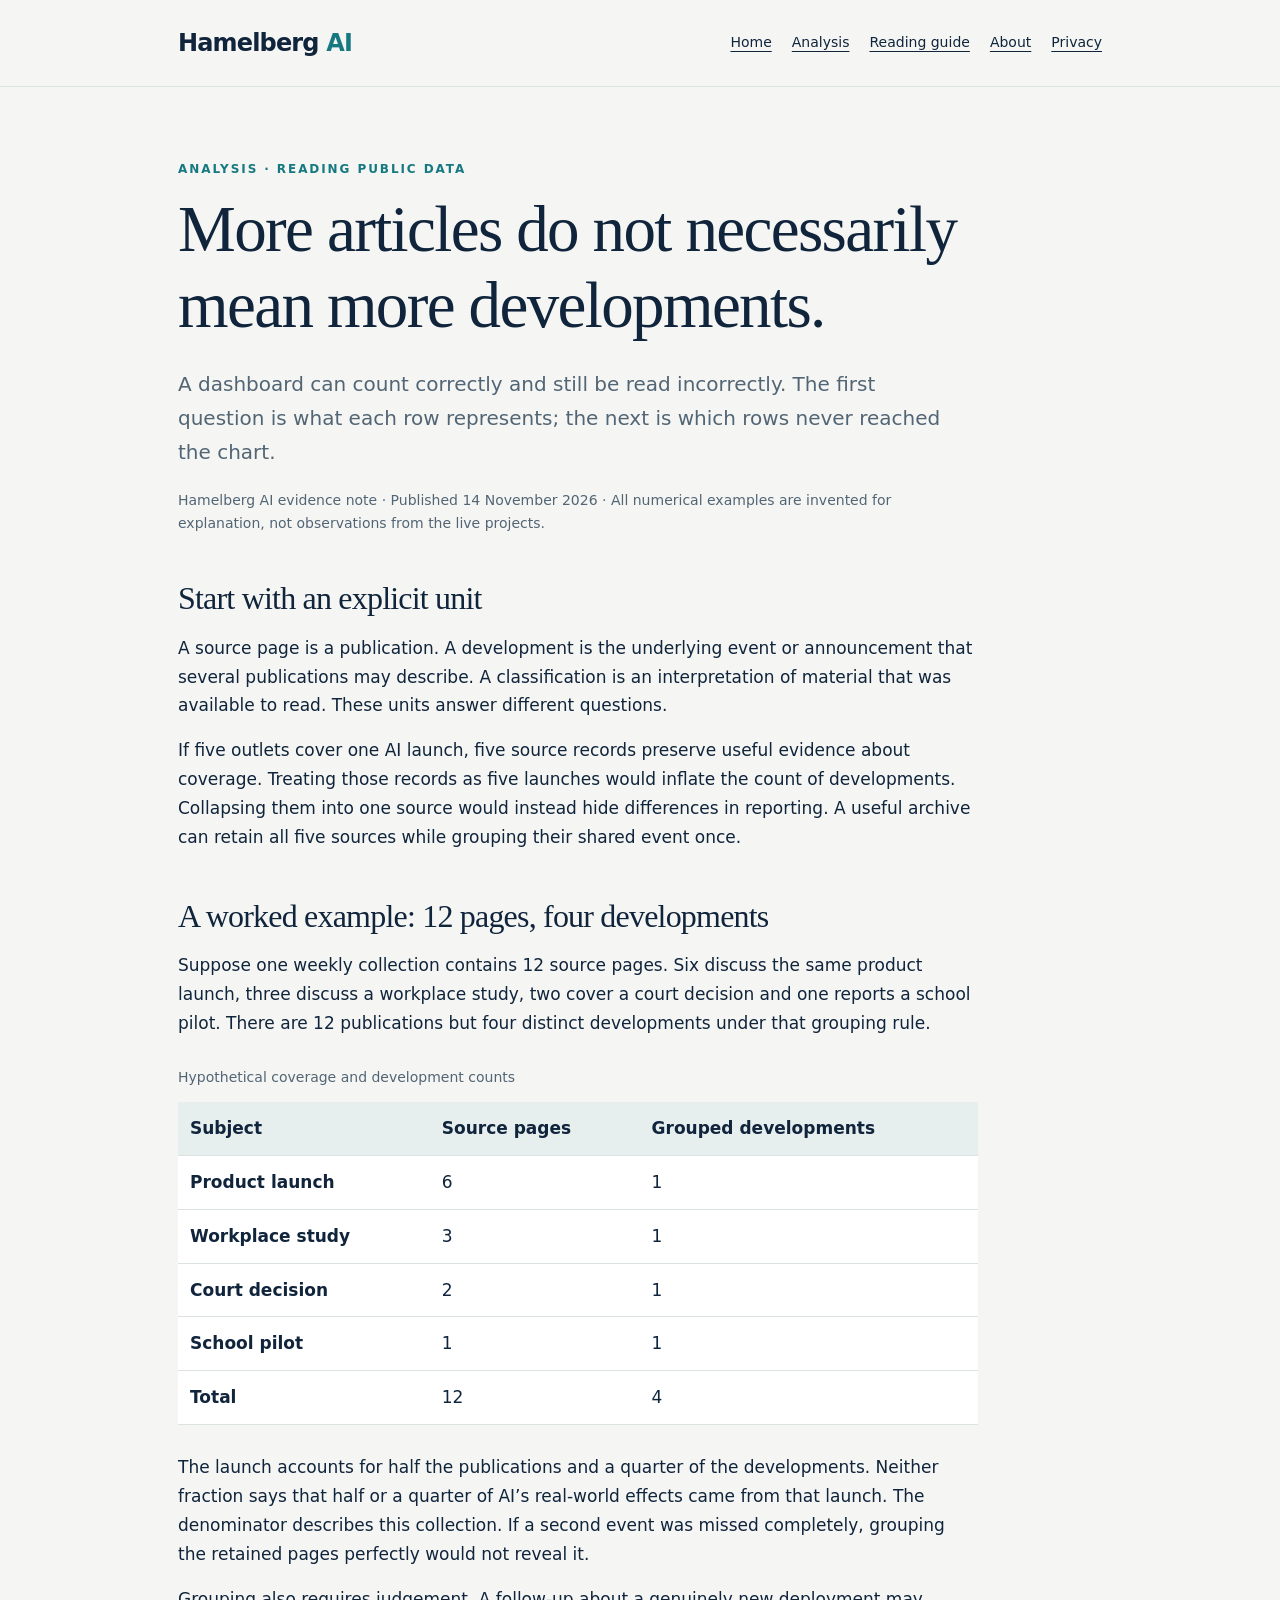
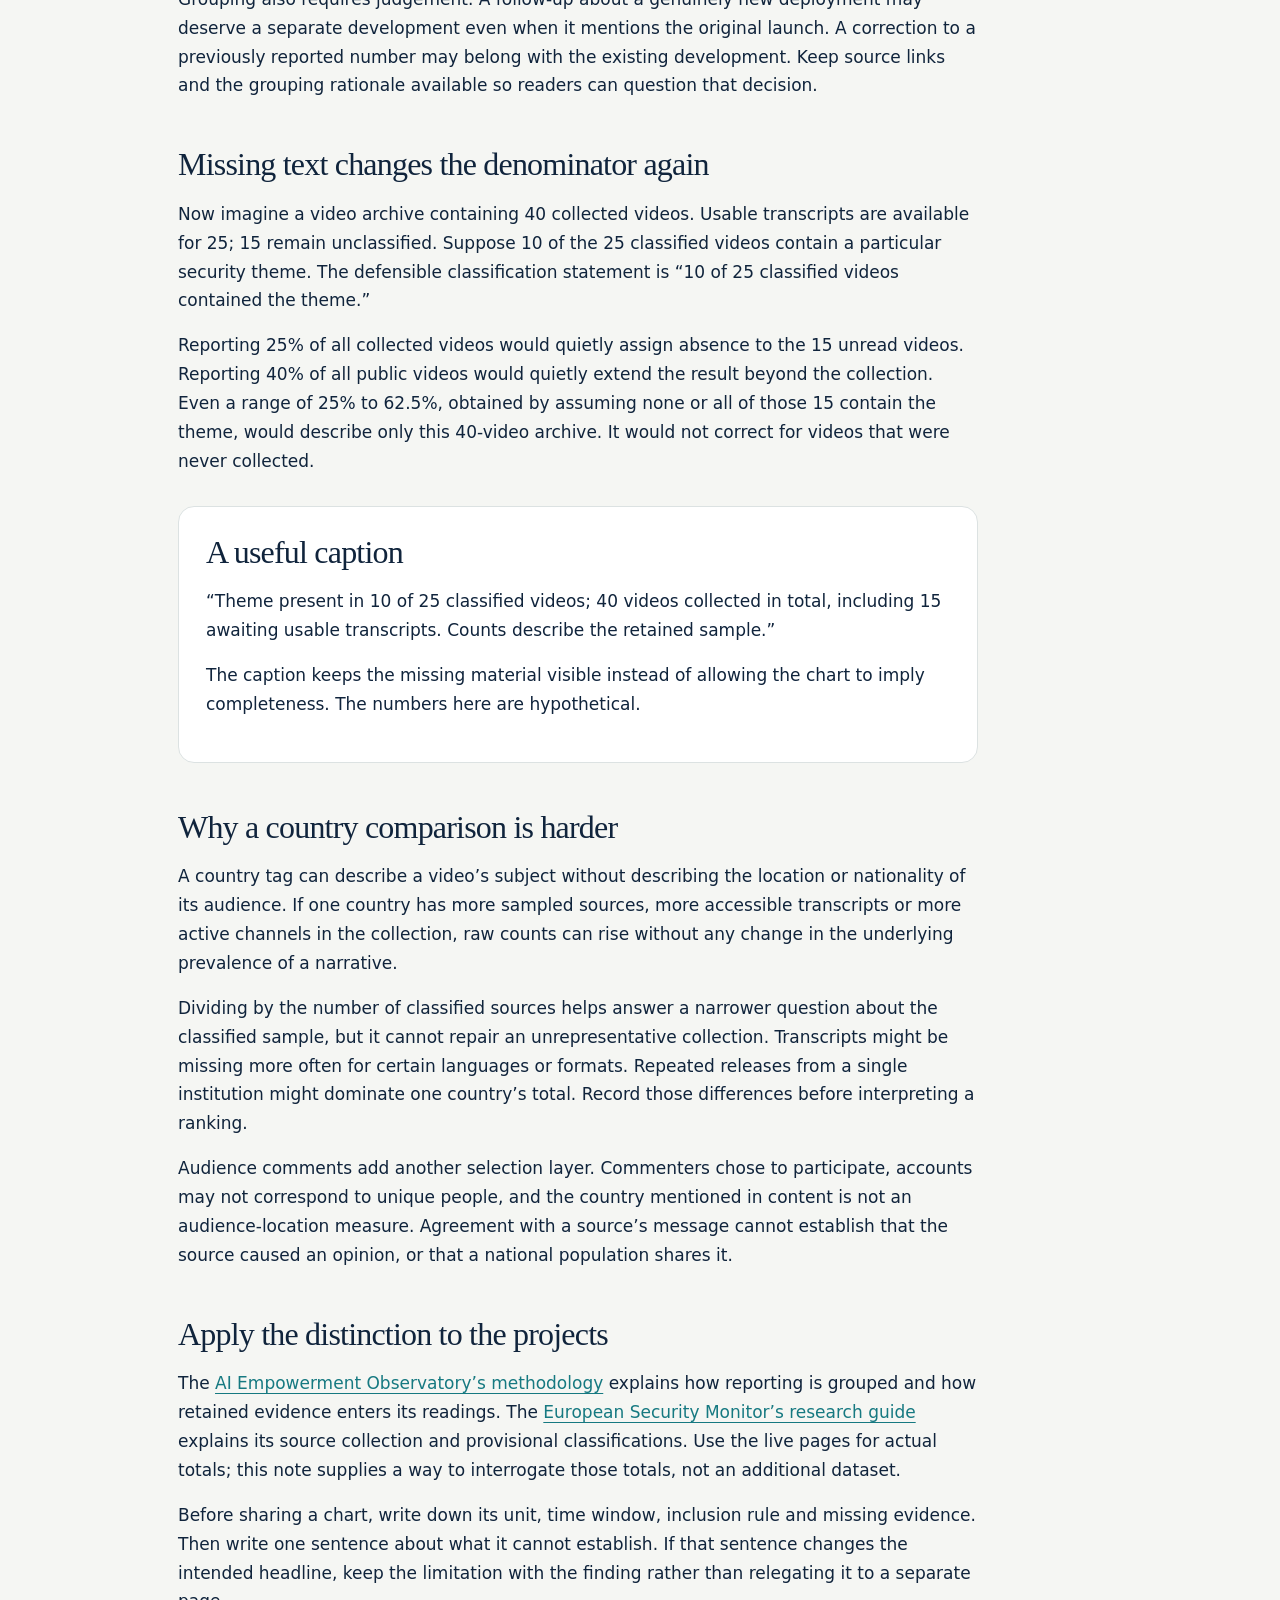
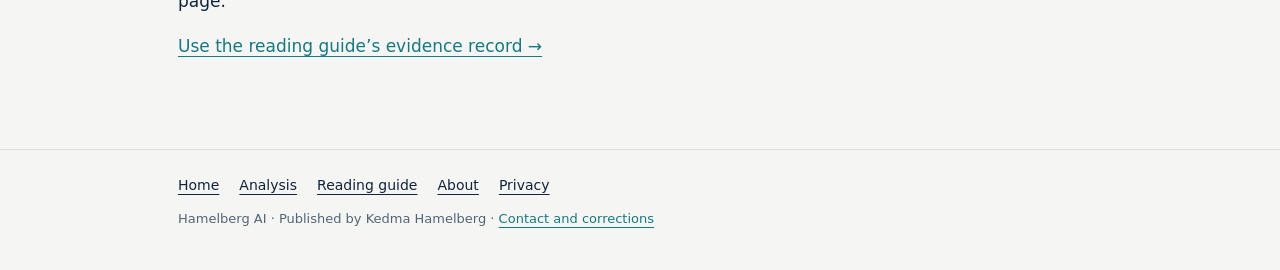
<file: analysis/counting-sources/index.html>
<!doctype html>
<html lang="en"><head><meta charset="utf-8"><meta name="viewport" content="width=device-width,initial-scale=1"><title>Count sources, developments and missing evidence separately | Hamelberg AI</title><meta name="description" content="Worked examples show how duplicate coverage and missing source text affect the interpretation of AI news and European security dashboards."><meta name="google-adsense-account" content="ca-pub-5706650912346516"><meta name="robots" content="index,follow,max-image-preview:large"><link rel="canonical" href="https://hamelberg-ai.com/analysis/counting-sources/"><link rel="icon" href="/favicon.svg" type="image/svg+xml"><link rel="stylesheet" href="/content.css"></head>
<body><a class="skip" href="#main">Skip to content</a><header><div class="wrap"><a class="wordmark" href="/">Hamelberg<span> AI</span></a><nav aria-label="Site navigation"><a href="/">Home</a><a href="/analysis/">Analysis</a><a href="/guide/">Reading guide</a><a href="/about/">About</a><a href="/privacy/">Privacy</a></nav></div></header><main id="main" class="wrap"><p class="eyebrow">Analysis · Reading public data</p><h1>More articles do not necessarily mean more developments.</h1><p class="intro">A dashboard can count correctly and still be read incorrectly. The first question is what each row represents; the next is which rows never reached the chart.</p><div class="prose">
<p class="small">Hamelberg AI evidence note · Published 14 November 2026 · All numerical examples are invented for explanation, not observations from the live projects.</p>
<h2>Start with an explicit unit</h2><p>A source page is a publication. A development is the underlying event or announcement that several publications may describe. A classification is an interpretation of material that was available to read. These units answer different questions.</p><p>If five outlets cover one AI launch, five source records preserve useful evidence about coverage. Treating those records as five launches would inflate the count of developments. Collapsing them into one source would instead hide differences in reporting. A useful archive can retain all five sources while grouping their shared event once.</p>
<h2>A worked example: 12 pages, four developments</h2><p>Suppose one weekly collection contains 12 source pages. Six discuss the same product launch, three discuss a workplace study, two cover a court decision and one reports a school pilot. There are 12 publications but four distinct developments under that grouping rule.</p><div class="table-scroll"><table><caption>Hypothetical coverage and development counts</caption><thead><tr><th scope="col">Subject</th><th scope="col">Source pages</th><th scope="col">Grouped developments</th></tr></thead><tbody><tr><th scope="row">Product launch</th><td>6</td><td>1</td></tr><tr><th scope="row">Workplace study</th><td>3</td><td>1</td></tr><tr><th scope="row">Court decision</th><td>2</td><td>1</td></tr><tr><th scope="row">School pilot</th><td>1</td><td>1</td></tr><tr><th scope="row">Total</th><td>12</td><td>4</td></tr></tbody></table></div>
<p>The launch accounts for half the publications and a quarter of the developments. Neither fraction says that half or a quarter of AI’s real-world effects came from that launch. The denominator describes this collection. If a second event was missed completely, grouping the retained pages perfectly would not reveal it.</p><p>Grouping also requires judgement. A follow-up about a genuinely new deployment may deserve a separate development even when it mentions the original launch. A correction to a previously reported number may belong with the existing development. Keep source links and the grouping rationale available so readers can question that decision.</p>
<h2>Missing text changes the denominator again</h2><p>Now imagine a video archive containing 40 collected videos. Usable transcripts are available for 25; 15 remain unclassified. Suppose 10 of the 25 classified videos contain a particular security theme. The defensible classification statement is “10 of 25 classified videos contained the theme.”</p><p>Reporting 25% of all collected videos would quietly assign absence to the 15 unread videos. Reporting 40% of all public videos would quietly extend the result beyond the collection. Even a range of 25% to 62.5%, obtained by assuming none or all of those 15 contain the theme, would describe only this 40-video archive. It would not correct for videos that were never collected.</p><div class="panel"><h2>A useful caption</h2><p>“Theme present in 10 of 25 classified videos; 40 videos collected in total, including 15 awaiting usable transcripts. Counts describe the retained sample.”</p><p>The caption keeps the missing material visible instead of allowing the chart to imply completeness. The numbers here are hypothetical.</p></div>
<h2>Why a country comparison is harder</h2><p>A country tag can describe a video’s subject without describing the location or nationality of its audience. If one country has more sampled sources, more accessible transcripts or more active channels in the collection, raw counts can rise without any change in the underlying prevalence of a narrative.</p><p>Dividing by the number of classified sources helps answer a narrower question about the classified sample, but it cannot repair an unrepresentative collection. Transcripts might be missing more often for certain languages or formats. Repeated releases from a single institution might dominate one country’s total. Record those differences before interpreting a ranking.</p><p>Audience comments add another selection layer. Commenters chose to participate, accounts may not correspond to unique people, and the country mentioned in content is not an audience-location measure. Agreement with a source’s message cannot establish that the source caused an opinion, or that a national population shares it.</p>
<h2>Apply the distinction to the projects</h2><p>The <a href="https://observatory.hamelberg-ai.com/methodology/">AI Empowerment Observatory’s methodology</a> explains how reporting is grouped and how retained evidence enters its readings. The <a href="https://monitor.hamelberg-ai.com/research.html">European Security Monitor’s research guide</a> explains its source collection and provisional classifications. Use the live pages for actual totals; this note supplies a way to interrogate those totals, not an additional dataset.</p><p>Before sharing a chart, write down its unit, time window, inclusion rule and missing evidence. Then write one sentence about what it cannot establish. If that sentence changes the intended headline, keep the limitation with the finding rather than relegating it to a separate page.</p><p><a href="/guide/#evidence-record">Use the reading guide’s evidence record →</a></p></div></main><footer><div class="wrap"><nav aria-label="Footer"><a href="/">Home</a><a href="/analysis/">Analysis</a><a href="/guide/">Reading guide</a><a href="/about/">About</a><a href="/privacy/">Privacy</a></nav>Hamelberg AI · Published by Kedma Hamelberg · <a href="/contact/">Contact and corrections</a></div></footer></body></html>
</file>
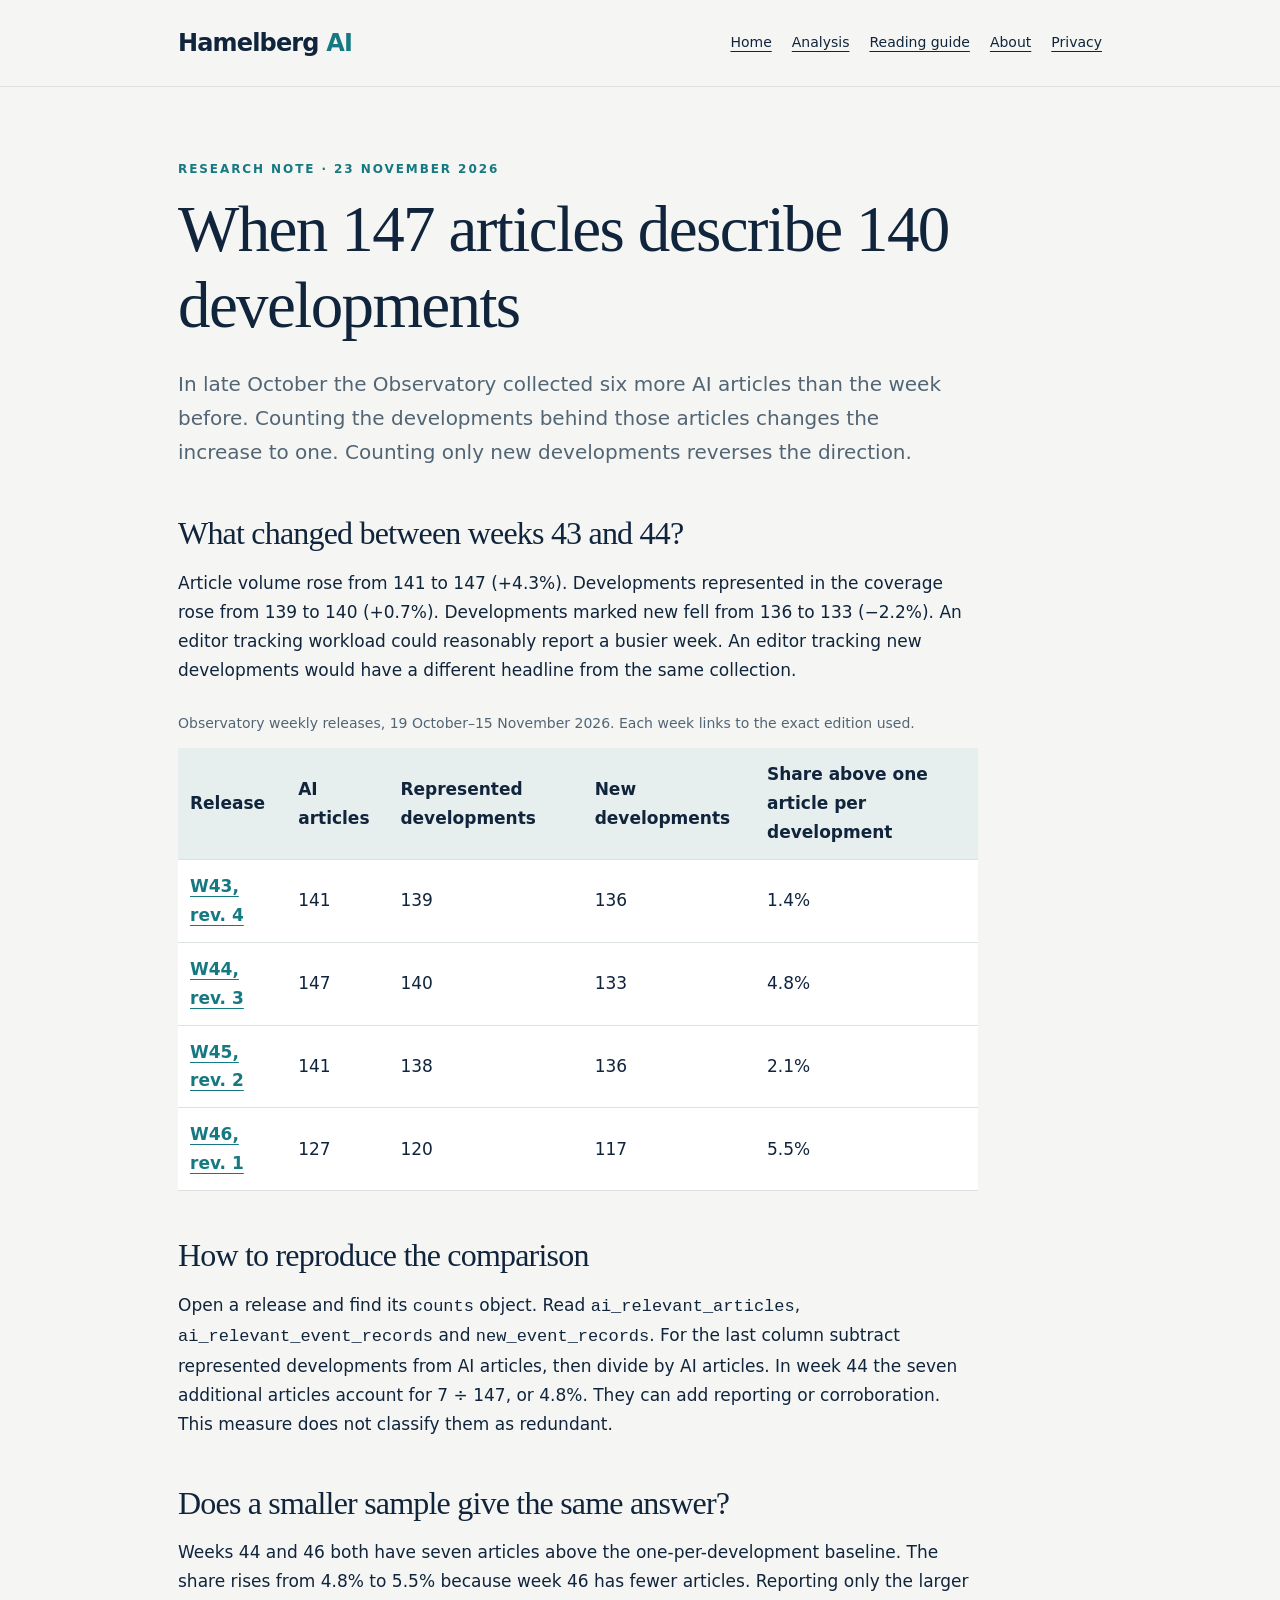
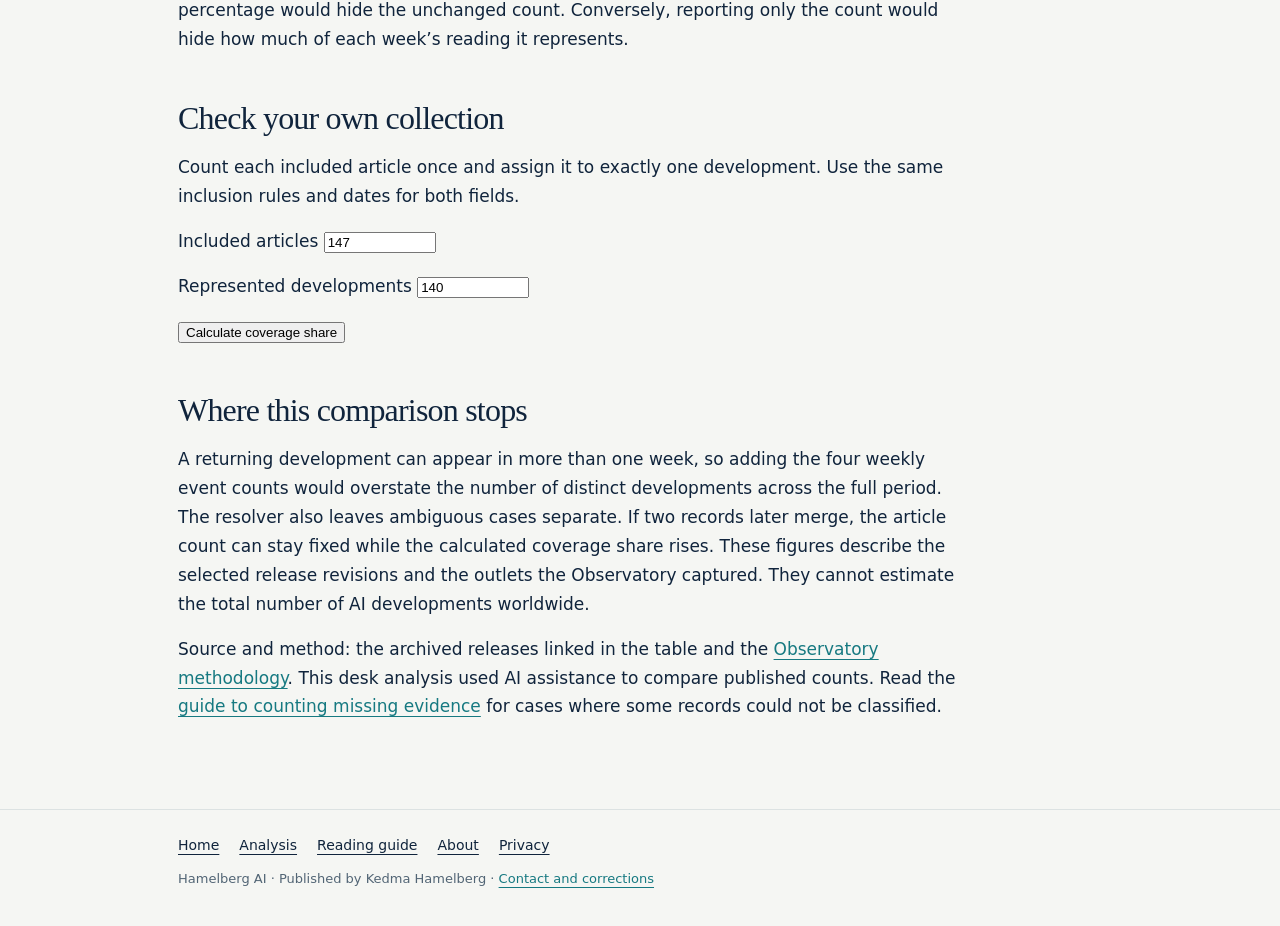
<file: analysis/four-weeks-of-ai-coverage/index.html>
<!doctype html>
<html lang="en"><head><meta charset="utf-8"><meta name="viewport" content="width=device-width,initial-scale=1"><title>When 147 articles describe 140 developments | Hamelberg AI</title><meta name="description" content="Compare four archived weeks of AI reporting and calculate how grouping articles changes the headline."><meta name="google-adsense-account" content="ca-pub-5706650912346516"><meta name="robots" content="index,follow,max-image-preview:large"><link rel="canonical" href="https://hamelberg-ai.com/analysis/four-weeks-of-ai-coverage/"><link rel="icon" href="/favicon.svg" type="image/svg+xml"><link rel="stylesheet" href="/content.css"></head>
<body><a class="skip" href="#main">Skip to content</a><header><div class="wrap"><a class="wordmark" href="/">Hamelberg<span> AI</span></a><nav aria-label="Site navigation"><a href="/">Home</a><a href="/analysis/">Analysis</a><a href="/guide/">Reading guide</a><a href="/about/">About</a><a href="/privacy/">Privacy</a></nav></div></header><main id="main" class="wrap"><p class="eyebrow">Research note · 23 November 2026</p>
<h1>When 147 articles describe 140 developments</h1>
<p class="intro">In late October the Observatory collected six more AI articles than the week before. Counting the developments behind those articles changes the increase to one. Counting only new developments reverses the direction.</p>
<div class="prose"><h2>What changed between weeks 43 and 44?</h2>
<p>Article volume rose from 141 to 147 (+4.3%). Developments represented in the coverage rose from 139 to 140 (+0.7%). Developments marked new fell from 136 to 133 (−2.2%). An editor tracking workload could reasonably report a busier week. An editor tracking new developments would have a different headline from the same collection.</p>
<div class="table-scroll"><table><caption>Observatory weekly releases, 19 October–15 November 2026. Each week links to the exact edition used.</caption><thead><tr><th scope="col">Release</th><th scope="col">AI articles</th><th scope="col">Represented developments</th><th scope="col">New developments</th><th scope="col">Share above one article per development</th></tr></thead><tbody><tr><th scope="row"><a href="https://github.com/kedmahamelberg-ai/ai-empowerment-observatory/blob/869913de4af1fa939fd3461e284e30f33c0f74db/data/releases/weekly/2026-W43.json">W43, rev. 4</a></th><td>141</td><td>139</td><td>136</td><td>1.4%</td></tr><tr><th scope="row"><a href="https://github.com/kedmahamelberg-ai/ai-empowerment-observatory/blob/869913de4af1fa939fd3461e284e30f33c0f74db/data/releases/weekly/2026-W44.json">W44, rev. 3</a></th><td>147</td><td>140</td><td>133</td><td>4.8%</td></tr><tr><th scope="row"><a href="https://github.com/kedmahamelberg-ai/ai-empowerment-observatory/blob/869913de4af1fa939fd3461e284e30f33c0f74db/data/releases/weekly/2026-W45.json">W45, rev. 2</a></th><td>141</td><td>138</td><td>136</td><td>2.1%</td></tr><tr><th scope="row"><a href="https://github.com/kedmahamelberg-ai/ai-empowerment-observatory/blob/869913de4af1fa939fd3461e284e30f33c0f74db/data/releases/weekly/2026-W46.json">W46, rev. 1</a></th><td>127</td><td>120</td><td>117</td><td>5.5%</td></tr></tbody></table></div>
<h2>How to reproduce the comparison</h2><p>Open a release and find its <code>counts</code> object. Read <code>ai_relevant_articles</code>, <code>ai_relevant_event_records</code> and <code>new_event_records</code>. For the last column subtract represented developments from AI articles, then divide by AI articles. In week 44 the seven additional articles account for 7 ÷ 147, or 4.8%. They can add reporting or corroboration. This measure does not classify them as redundant.</p>
<h2>Does a smaller sample give the same answer?</h2><p>Weeks 44 and 46 both have seven articles above the one-per-development baseline. The share rises from 4.8% to 5.5% because week 46 has fewer articles. Reporting only the larger percentage would hide the unchanged count. Conversely, reporting only the count would hide how much of each week’s reading it represents.</p>
<h2>Check your own collection</h2><p>Count each included article once and assign it to exactly one development. Use the same inclusion rules and dates for both fields.</p>
<form id="coverage-form" hidden><p><label>Included articles <input id="articles" type="number" min="1" max="1000000000" step="1" required value="147"></label></p><p><label>Represented developments <input id="events" type="number" min="1" max="1000000000" step="1" required value="140"></label></p><button type="submit">Calculate coverage share</button><p><output id="result" aria-live="polite"></output></p></form>
<script>
const form = document.querySelector('#coverage-form');
const result = document.querySelector('#result');
form.hidden = false;
form.addEventListener('input', () => { result.textContent = ''; });
form.addEventListener('submit', event => {
  event.preventDefault();
  const articles = document.querySelector('#articles').valueAsNumber;
  const events = document.querySelector('#events').valueAsNumber;
  if (events > articles) {
    result.textContent = 'Each development needs at least one included article. Check the two counts.';
    return;
  }
  const extra = articles - events;
  const share = (100 * extra / articles).toLocaleString('en', {maximumFractionDigits: 2});
  result.textContent = extra + ' additional articles above one per development (' + share + '% of included articles).';
});
</script>
<h2>Where this comparison stops</h2><p>A returning development can appear in more than one week, so adding the four weekly event counts would overstate the number of distinct developments across the full period. The resolver also leaves ambiguous cases separate. If two records later merge, the article count can stay fixed while the calculated coverage share rises. These figures describe the selected release revisions and the outlets the Observatory captured. They cannot estimate the total number of AI developments worldwide.</p>
<p>Source and method: the archived releases linked in the table and the <a href="https://observatory.hamelberg-ai.com/methodology/">Observatory methodology</a>. This desk analysis used AI assistance to compare published counts. Read the <a href="/analysis/counting-sources/">guide to counting missing evidence</a> for cases where some records could not be classified.</p></div></main><footer><div class="wrap"><nav aria-label="Footer"><a href="/">Home</a><a href="/analysis/">Analysis</a><a href="/guide/">Reading guide</a><a href="/about/">About</a><a href="/privacy/">Privacy</a></nav>Hamelberg AI · Published by Kedma Hamelberg · <a href="/contact/">Contact and corrections</a></div></footer></body></html>
</file>
<file: content.css>
:root{color-scheme:light;--ink:#10243c;--teal:#167981;--muted:#526575;--line:#dce2e2;--paper:#f5f6f3}*{box-sizing:border-box}body{margin:0;background:var(--paper);color:var(--ink);font:17px/1.7 system-ui,-apple-system,BlinkMacSystemFont,"Segoe UI",sans-serif}a{color:var(--teal);text-underline-offset:4px}a:focus-visible{outline:3px solid #dfad52;outline-offset:5px}.wrap{max-width:980px;margin:auto;padding:0 28px}.skip{position:absolute;left:20px;top:-100px;background:white;padding:8px}.skip:focus{top:10px}header{border-bottom:1px solid var(--line)}header .wrap{display:flex;align-items:center;justify-content:space-between;gap:22px;min-height:86px}.wordmark{font-size:24px;font-weight:800;letter-spacing:-.035em;color:var(--ink);text-decoration:none}.wordmark span{color:var(--teal)}nav{display:flex;gap:20px;flex-wrap:wrap;font-size:14px}nav a{color:var(--ink)}main{padding-top:60px!important;padding-bottom:72px!important}.eyebrow{color:var(--teal);font-size:12px;font-weight:750;letter-spacing:.16em;text-transform:uppercase}h1,h2{font-family:Georgia,serif;font-weight:500;letter-spacing:-.025em;line-height:1.17}h1{font-size:clamp(39px,6vw,65px);max-width:820px;margin:12px 0 24px}h2{font-size:32px;margin:46px 0 12px}h3{font:500 23px/1.25 Georgia,serif;margin:0 0 10px}.intro{font-size:20px;color:var(--muted);max-width:780px}.prose{max-width:800px}.prose p{margin:16px 0}.prose ul{padding-left:24px}.prose li{margin:10px 0}.panel{background:white;border:1px solid var(--line);padding:27px;border-radius:16px;margin:30px 0}.panel h2{margin-top:0}.grid{display:grid;grid-template-columns:1fr 1fr;gap:20px;margin:28px 0}.grid article{background:white;border:1px solid var(--line);padding:26px;border-radius:16px}.grid p{color:var(--muted);margin:0}.small{font-size:14px;color:var(--muted)}footer{border-top:1px solid var(--line);padding:24px 0 40px;color:var(--muted);font-size:13px}footer nav{margin-bottom:10px}@media(max-width:700px){header .wrap{align-items:flex-start;flex-direction:column;padding-top:19px;padding-bottom:18px}main{padding-top:40px!important}.grid{grid-template-columns:1fr}}

.table-scroll{overflow-x:auto;margin:28px 0}table{border-collapse:collapse;width:100%;background:white}caption{text-align:left;font-size:14px;color:var(--muted);margin-bottom:12px}th,td{padding:12px;text-align:left;border-bottom:1px solid var(--line)}thead th{background:#e7eeee}dt{font-weight:750;margin-top:20px}dd{margin:5px 0 18px}.prose a{overflow-wrap:anywhere}.small{line-height:1.6}
</file>
